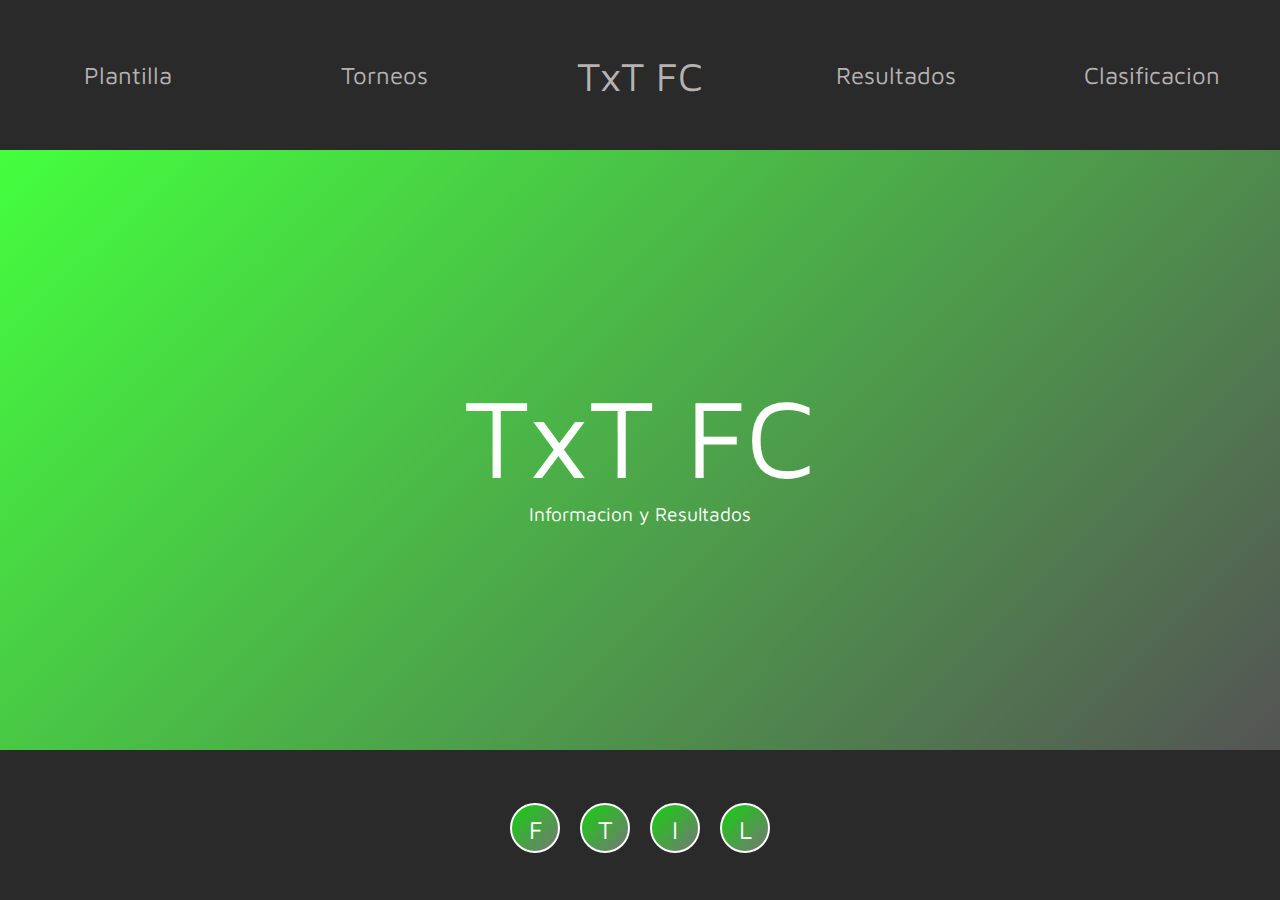
<file: index.html>
<!DOCTYPE html>
<html lang="es">
<head>
    <meta charset="UTF-8">
    <meta name="viewport" content="width=device-width, initial-scale=1">
    <title>Página Web</title>
    <link rel="stylesheet" href="indexCss.css">
    <link rel="preconnect" href="https://fonts.gstatic.com" crossorigin>
    <link href="https://fonts.googleapis.com/css2?family=Maven+Pro:wght@400..900&display=swap" rel="stylesheet">
</head>
<body>
    <div class="grid-container"> 

        <div class="header-container">
            <div class="header-content"><a href="webPlantilla.html">Plantilla</a></div>
            <div class="header-content"><a href="webTorneos.html">Torneos</a></div>
            <div class="header-content club">TxT FC</div>
            <div class="header-content"><a href="webResultados.html">Resultados</a></div>
            <div class="header-content"><a href="webClasificacion.html">Clasificacion</a></div>       
        </div>
        
        <div class="main-container">
             
                <div class="txt">TxT FC</div> 
                <div class="texto"> Informacion y Resultados</div>

        </div>
        

        <div class="footer-container">
            <ul>
                <li>
                    <a href="#">
                        <div class="icon">F</div>
                    </a>
                </li>
                <li>
                    <a href="#">
                        <div class="icon">T</div>
                    </a>
                </li>
                <li>
                    <a href="https://www.instagram.com/txtfc_oficial?igsh=NmNvaXIwbGV5ZWVx">
                        <div class="icon">I</div>
                    </a>
                </li>
                <li>
                    <a href="https://www.ligametropolitana.com/equipo.php?eq=3579&cat=3093&temp=2024">
                        <div class="icon">L</div>
                    </a>
                </li>
            </ul>
        </div>
        <script src="scriptGotas.js"></script>
        <script src="changeColor.js"></script>

    </div>
</body>
</html>
</file>
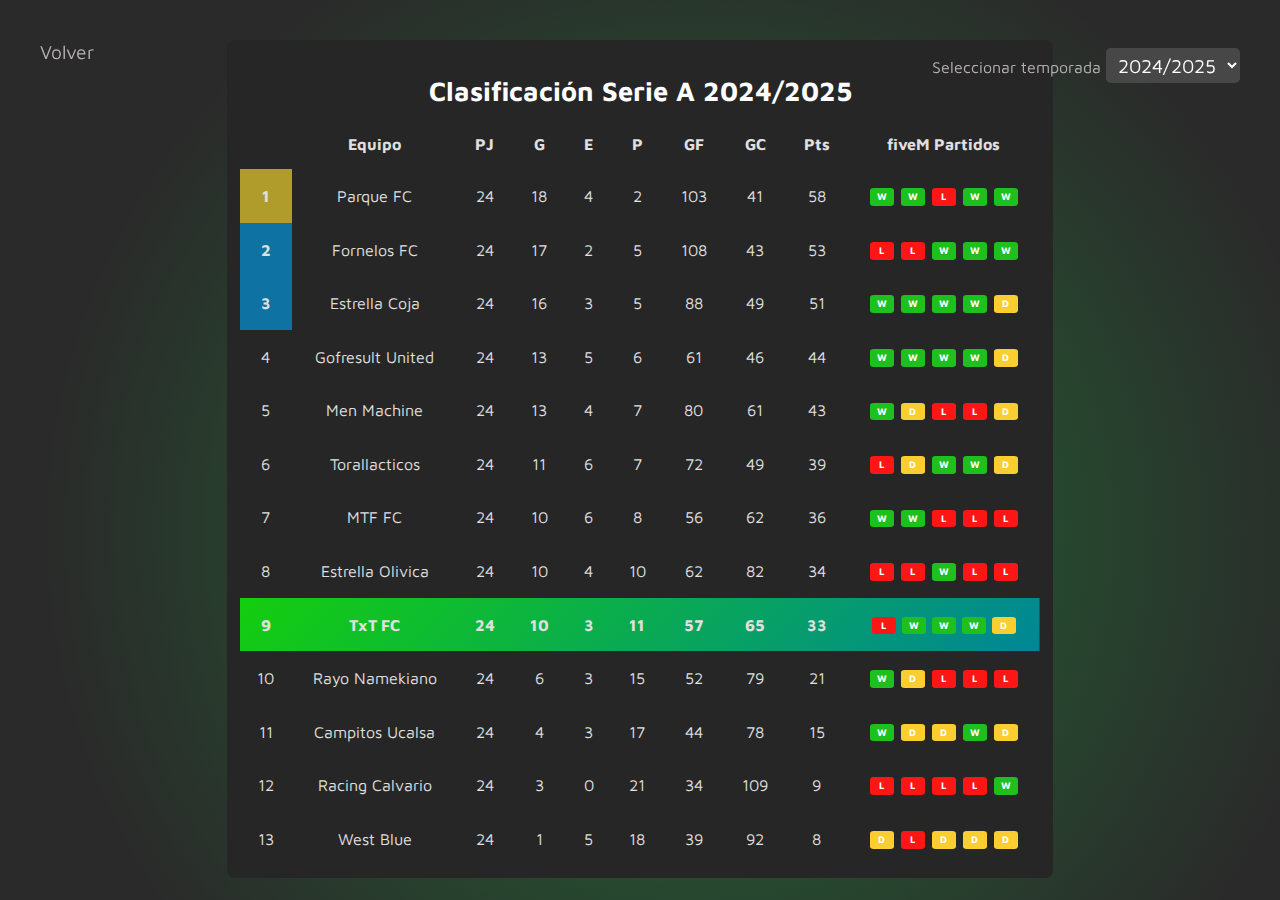
<file: clasificacion.html>
<!DOCTYPE html>
<html lang="en">
<head>
    <meta charset="UTF-8">
    <meta name="viewport" content="width=device-width, initial-scale=1.0, maximum-scale=1, user-scalable=no">
    <title>Clasificacion</title>
    <link rel="stylesheet" href="clasificacionStyle.css">
    <link href="https://fonts.googleapis.com/css2?family=Maven+Pro:wght@400..900&display=swap" rel="stylesheet">


</head>
<body>
    <div class="volver"><a href="index.html">Volver</a></div>
        <div class="selector-temporada">
            <label>Seleccionar temporada</label>
            <select id="season">
                <option value="2024-2025">2024/2025</option>
            </select>
        </div>
    <section class="container">
        <h2>Clasificación Serie A 2024/2025</h2>
        <div class="table">
            <table class="standings">
                <thead>
                    <tr>
                        <th></th>
                        <th>Equipo</th>
                        <th>PJ</th>
                        <th>G</th>
                        <th>E</th>
                        <th>P</th>
                        <th>GF</th>
                        <th>GC</th>
                        <th>Pts</th>
                        <th>fiveM Partidos</th>
                    </tr>
                </thea>
                <tbody>
                    <tr>
                    <td class="campeon">1</td>
                    <td> Parque FC</td>
                    <td>24</td>
                    <td>18</td>
                    <td>4</td>
                    <td>2</td>
                    <td>103</td>
                    <td>41</td>
                    <td>58</td>
                        <td>
                            <span class="result result-win">W</span>
                            <span class="result result-win">W</span>
                            <span class="result result-loss">L</span>
                            <span class="result result-win">W</span>
                            <span class="result result-win">W</span>
                        </td>
                    </tr>
                    <tr>
                    <td class="ascenso">2</td>
                    <td> Fornelos FC</td>
                    <td>24</td>
                    <td>17</td>
                    <td>2</td>
                    <td>5</td>
                    <td>108</td>
                    <td>43</td>
                    <td>53</td>
                        <td>
                            <span class="result result-loss">L</span>
                            <span class="result result-loss">L</span>
                            <span class="result result-win">W</span>
                            <span class="result result-win">W</span>
                            <span class="result result-win">W</span>
                        </td>
                    </tr>
                    <tr>
                    <td class="ascenso">3</td>
                    <td>Estrella Coja</td>
                    <td>24</td>
                    <td>16</td>
                    <td>3</td>
                    <td>5</td>
                    <td>88</td>
                    <td>49</td>
                    <td>51</td>
                        <td>
                            <span class="result result-win">W</span>
                            <span class="result result-win">W</span>
                            <span class="result result-win">W</span>
                            <span class="result result-win">W</span>
                            <span class="result result-draw">D</span>
                        </td>
                    </tr>
                    <tr>
                    <td>4</td>
                    <td>Gofresult United</td>
                    <td>24</td>
                    <td>13</td>
                    <td>5</td>
                    <td>6</td>
                    <td>61</td>
                    <td>46</td>
                    <td>44</td>
                        <td>
                            <span class="result result-win">W</span>
                            <span class="result result-win">W</span>
                            <span class="result result-win">W</span>
                            <span class="result result-win">W</span>
                            <span class="result result-draw">D</span>
                        </td>
                    </tr>
                    <tr>
                    <td>5</td>
                    <td>Men Machine</td>
                    <td>24</td>
                    <td>13</td>
                    <td>4</td>
                    <td>7</td>
                    <td>80</td>
                    <td>61</td>
                    <td>43</td>
                        <td>
                            <span class="result result-win">W</span>
                            <span class="result result-draw">D</span>
                            <span class="result result-loss">L</span>
                            <span class="result result-loss">L</span>
                            <span class="result result-draw">D</span>
                        </td>
                    </tr>
                    <tr>
                    <td>6</td>
                    <td>Torallacticos</td>
                    <td>24</td>
                    <td>11</td>
                    <td>6</td>
                    <td>7</td>
                    <td>72</td>
                    <td>49</td>
                    <td>39</td>
                        <td>
                            <span class="result result-loss">L</span>
                            <span class="result result-draw">D</span>
                            <span class="result result-win">W</span>
                            <span class="result result-win">W</span>
                            <span class="result result-draw">D</span>
                        </td>
                    </tr>
                    <tr>
                    <td>7</td>
                    <td>MTF FC</td>
                    <td>24</td>
                    <td>10</td>
                    <td>6</td>
                    <td>8</td>
                    <td>56</td>
                    <td>62</td>
                    <td>36</td>
                        <td>
                            <span class="result result-win">W</span>
                            <span class="result result-win">W</span>
                            <span class="result result-loss">L</span>
                            <span class="result result-loss">L</span>
                            <span class="result result-loss">L</span>
                        </td>
                    </tr>
                    <tr>
                    <td>8</td>
                    <td>Estrella Olivica</td>
                    <td>24</td>
                    <td>10</td>
                    <td>4</td>
                    <td>10</td>
                    <td>62</td>
                    <td>82</td>
                    <td>34</td>
                        <td>
                            <span class="result result-loss">L</span>
                            <span class="result result-loss">L</span>
                            <span class="result result-win">W</span>
                            <span class="result result-loss">L</span>
                            <span class="result result-loss">L</span>
                        </td>
                    </tr>
                    <tr class="txt">
                    <td>9</td>
                    <td>TxT FC</td>
                    <td>24</td>
                    <td>10</td>
                    <td>3</td>
                    <td>11</td>
                    <td>57</td>
                    <td>65</td>
                    <td>33</td>
                        <td>
                            <span class="result result-loss">L</span>
                            <span class="result result-win">W</span>
                            <span class="result result-win">W</span>
                            <span class="result result-win">W</span>
                            <span class="result result-draw">D</span>
                        </td>
                    </tr>
                    <tr>
                    <td>10</td>
                    <td>Rayo Namekiano</td>
                    <td>24</td>
                    <td>6</td>
                    <td>3</td>
                    <td>15</td>
                    <td>52</td>
                    <td>79</td>
                    <td>21</td>
                        <td>
                            <span class="result result-win">W</span>
                            <span class="result result-draw">D</span>
                            <span class="result result-loss">L</span>
                            <span class="result result-loss">L</span>
                            <span class="result result-loss">L</span>
                        </td>
                    </tr>
                    <tr>
                    <td>11</td>
                    <td>Campitos Ucalsa</td>
                    <td>24</td>
                    <td>4</td>
                    <td>3</td>
                    <td>17</td>
                    <td>44</td>
                    <td>78</td>
                    <td>15</td>
                        <td>
                            <span class="result result-win">W</span>
                            <span class="result result-draw">D</span>
                            <span class="result result-draw">D</span>
                            <span class="result result-win">W</span>
                            <span class="result result-draw">D</span>
                        </td>
                    </tr>
                    <tr>
                    <td>12</td>
                    <td>Racing Calvario</td>
                    <td>24</td>
                    <td>3</td>
                    <td>0</td>
                    <td>21</td>
                    <td>34</td>
                    <td>109</td>
                    <td>9</td>
                        <td>
                            <span class="result result-loss">L</span>
                            <span class="result result-loss">L</span>
                            <span class="result result-loss">L</span>
                            <span class="result result-loss">L</span>
                            <span class="result result-win">W</span>
                        </td>
                    </tr>
                    <tr>
                    <td>13</td>
                    <td>West Blue</td>
                    <td>24</td>
                    <td>1</td>
                    <td>5</td>
                    <td>18</td>
                    <td>39</td>
                    <td>92</td>
                    <td>8</td>
                        <td>
                            <span class="result result-draw">D</span>
                            <span class="result result-loss">L</span>
                            <span class="result result-draw">D</span>
                            <span class="result result-draw">D</span>
                            <span class="result result-draw">D</span>
                        </td>
                    </tr>
                </tbody>
            </table>
        </div>
    </section>
</body>
</html>
</file>
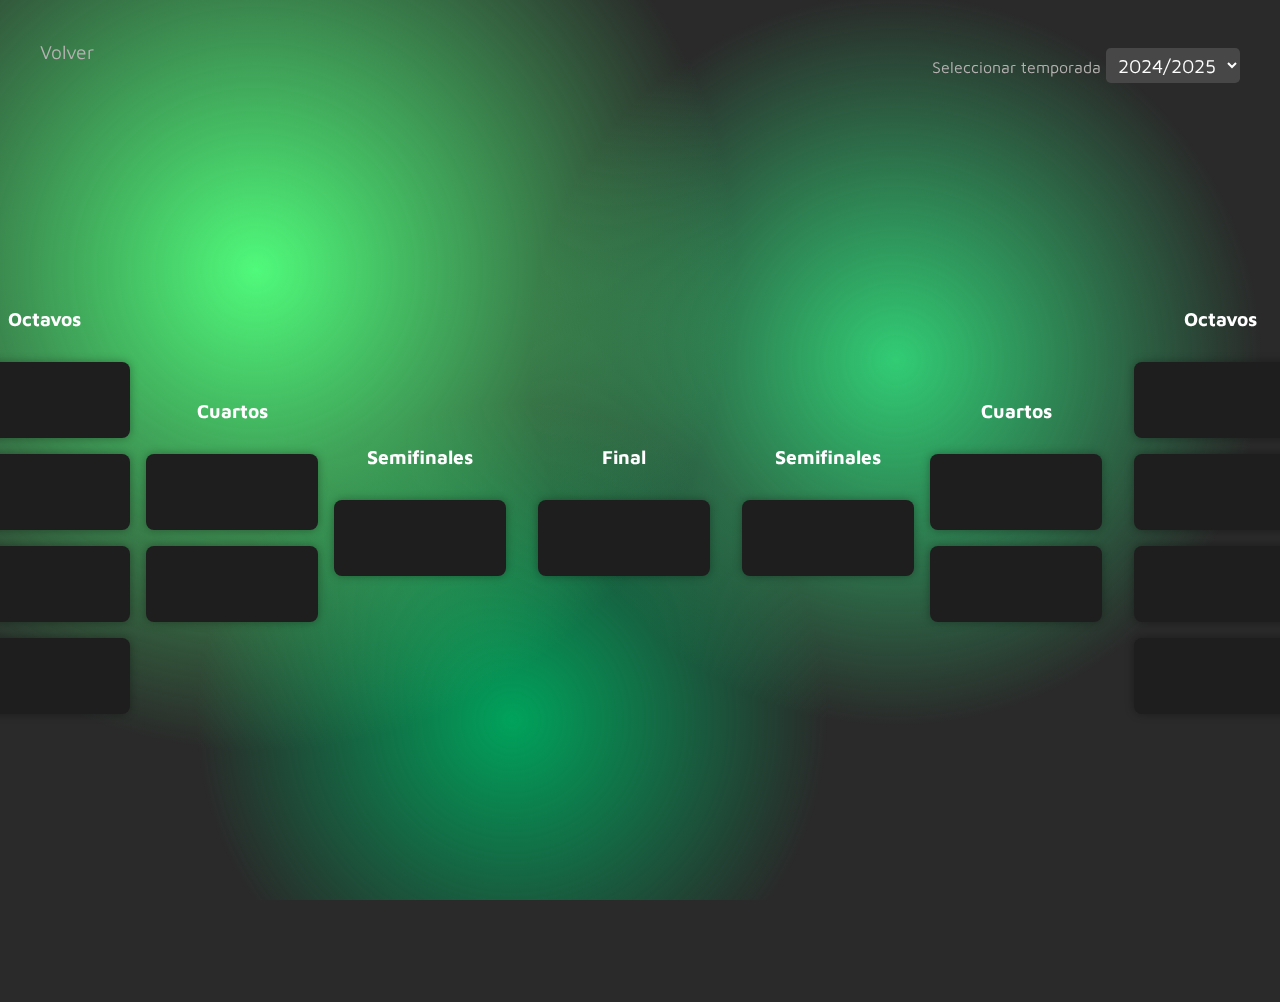
<file: copaLiga.html>
<!DOCTYPE html>
<html lang="es">
<head>
  <meta charset="UTF-8">
  <meta name="viewport" content="width=device-width, initial-scale=1.0">
  <title>Copa De La liga</title>
  <link rel="stylesheet" href="copaLigaStyle.css">
  <link href="https://fonts.googleapis.com/css2?family=Maven+Pro:wght@400..900&display=swap" rel="stylesheet">


</head>
<body>
      <div class="fondo-animado"></div>

    <div class="volver"><a href="torneos.html">Volver</a></div>
        <div class="selector-temporada">
            <label for="season-select" >Seleccionar temporada</label>
            <select>
                <option value="2024-2025" selected>2024/2025</option>
            </select>
        </div>
        
  <div class="bracket">
  <div class="side">
    <div class="round">
      <h3>Tercera Ronda</h3>   
      <div class="matchup"><div> </div><div> </div></div>
      <div class="matchup"><div> </div><div> </div></div>
      <div class="matchup"><div> </div><div> </div></div>
      <div class="matchup"><div> </div><div> </div></div>
      <div class="matchup"><div> </div><div> </div></div>
      <div class="matchup"><div> </div><div> </div></div>
      <div class="matchup"><div> </div><div> </div></div>
      <div class="matchup"><div> </div><div> </div></div>
    </div>
    <div class="round">
      <h3>Octavos</h3> 
      <div class="matchup"><div> </div><div> </div></div>
      <div class="matchup"><div> </div><div> </div></div>
      <div class="matchup"><div> </div><div> </div></div>
      <div class="matchup"><div> </div><div> </div></div>
    </div>
    <div class="round">
      <h3>Cuartos</h3> 
      <div class="matchup"><div> </div><div> </div></div>
      <div class="matchup"><div> </div><div> </div></div>
    </div>
    <div class="round">
      <h3>Semifinales</h3> 
      <div class="matchup"><div> </div><div> </div></div>
    </div>
  </div>

  <div class="round">
    <h3>Final</h3>
    <div class="round"><div class="matchup"><div></div><div></div></div></div>
  </div>

  <div class="side">
    
   <div class="round">
      <h3>Semifinales</h3>
      <div class="matchup"><div></div><div></div></div>
    </div>
    <div class="round">
        <h3>Cuartos</h3>
      <div class="matchup"><div> </div><div> </div></div>
      <div class="matchup"><div> </div><div> </div></div>
    </div>
  </div>
   <div class="round">
    <h3>Octavos</h3>
      <div class="matchup"><div> </div><div> </div></div>
      <div class="matchup"><div> </div><div> </div></div>
      <div class="matchup"><div> </div><div> </div></div>
      <div class="matchup"><div> </div><div> </div></div>
    </div>
  <div class="round">
    <h3>Tercera Ronda</h3>
      <div class="matchup"><div> </div><div> </div></div>
      <div class="matchup"><div> </div><div> </div></div>
      <div class="matchup"><div> </div><div> </div></div>
      <div class="matchup"><div> </div><div> </div></div>
      <div class="matchup"><div> </div><div> </div></div>
      <div class="matchup"><div> </div><div> </div></div>
      <div class="matchup"><div> </div><div> </div></div>
      <div class="matchup"><div> </div><div> </div></div>
    </div>
</div>

</body>
</html>
</file>
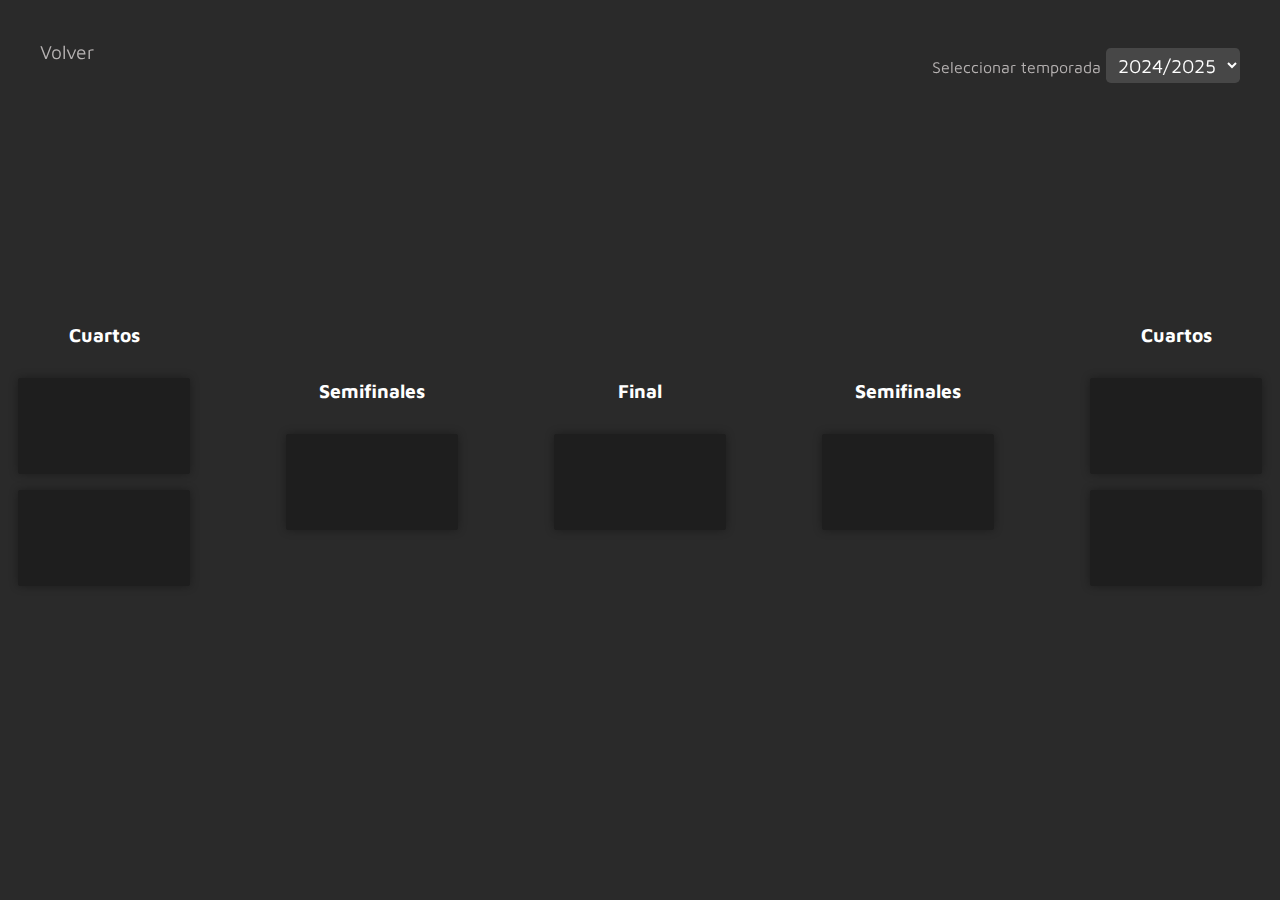
<file: copaPalancas.html>
<!DOCTYPE html>
<html lang="es">
<head>
  <meta charset="UTF-8">
  <meta name="viewport" content="width=device-width, initial-scale=1.0">
  <title>Copa De La liga</title>
  <link rel="stylesheet" href="copaPalancasStyle.css">
  <link href="https://fonts.googleapis.com/css2?family=Maven+Pro:wght@400..900&display=swap" rel="stylesheet">


</head>
<body>
      <div class="fondo-animado"></div>

    <div class="volver"><a href="torneos.html">Volver</a></div>
        <div class="selector-temporada">
            <label for="season-select" >Seleccionar temporada</label>
            <select>
                <option value="2024-2025" selected>2024/2025</option>
            </select>
        </div>
        
  <div class="bracket">
  <div class="side">
    <div class="round">
      <h3>Octavos</h3> 
      <div class="matchup"><div>  </div><div> </div></div>
      <div class="matchup"><div>  </div><div>  </div></div>
      <div class="matchup"><div>  </div><div>  </div></div>
      <div class="matchup"><div>  </div><div>  </div></div>
    </div>
    <div class="round">
      <h3>Cuartos</h3> 
      <div class="matchup"><div></div><div></div></div>
      <div class="matchup"><div></div><div></div></div>
    </div>
    <div class="round">
      <h3>Semifinales</h3> 
      <div class="matchup"><div> </div><div> </div></div>
    </div>
  </div>

  <div class="round">
    <h3>Final</h3>
    <div class="round"><div class="matchup"><div> </div><div> </div></div></div>
  </div>

  <div class="side">
    
   <div class="round">
      <h3>Semifinales</h3>
      <div class="matchup"><div> </div><div> </div></div>
    </div>
    <div class="round">
        <h3>Cuartos</h3>
      <div class="matchup"><div></div><div></div></div>
      <div class="matchup"><div></div><div></div></div>
    </div>
  </div>
   <div class="round">
    <h3>Octavos</h3>
      <div class="matchup"><div>  </div><div> </div></div>
      <div class="matchup"><div> </div><div> </div></div>
      <div class="matchup"><div> </div><div> </div></div>
      <div class="matchup"><div> </div><div> </div></div>
    </div>
</div>

</body>
</html>
</file>
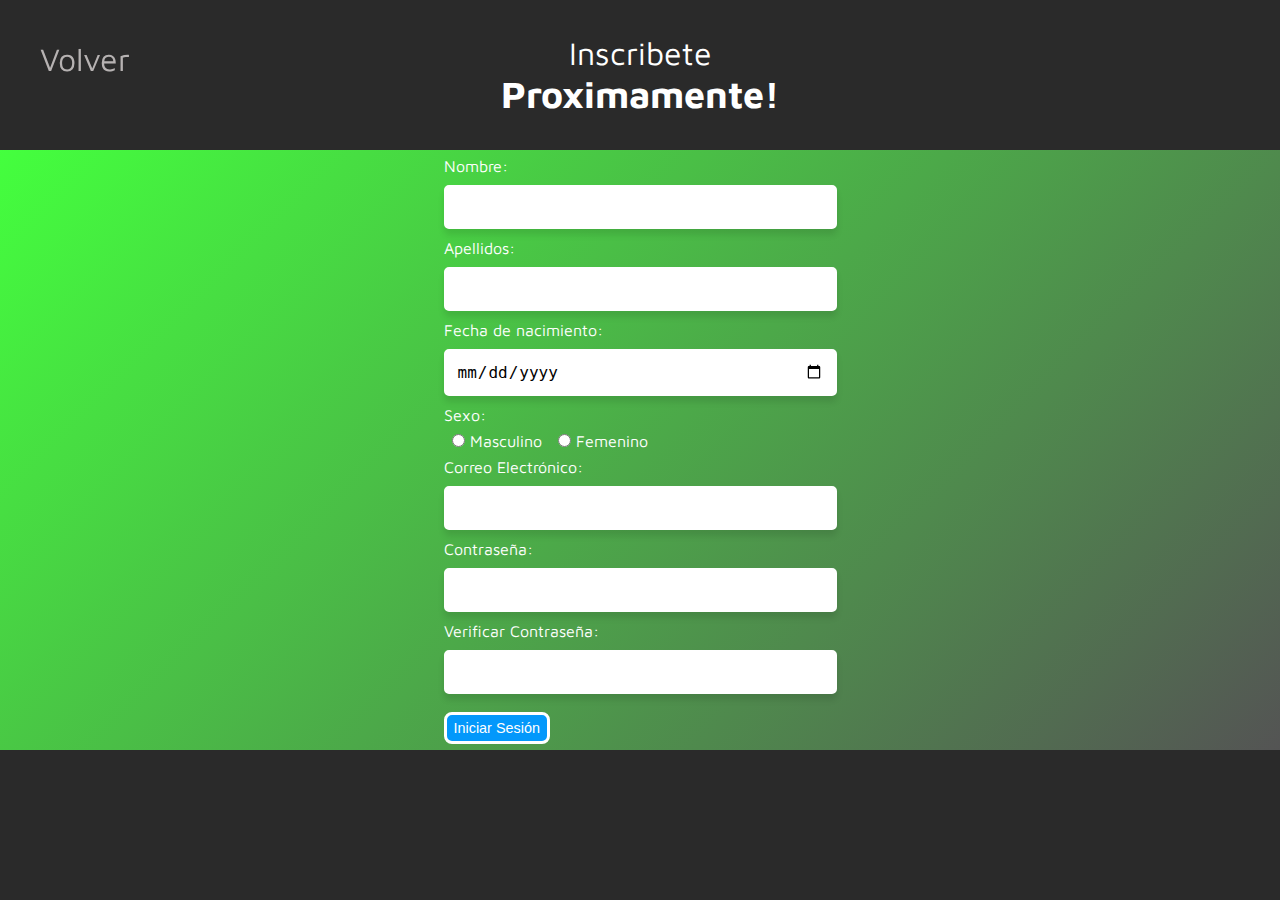
<file: login.html>
<!DOCTYPE html>
<html lang="es">
<head>
    <meta charset="UTF-8">
    <meta name="viewport" content="width=device-width, initial-scale=1, maximum-scale=1, user-scalable=no">
    <title>Iniciar Sesión</title>
    <link rel="stylesheet" href="loginStyle.css">
    <link rel="preconnect" href="https://fonts.googleapis.com">
    <link rel="preconnect" href="https://fonts.gstatic.com" crossorigin>
    <link href="https://fonts.googleapis.com/css2?family=Maven+Pro:wght@400..900&display=swap" rel="stylesheet">
</head>
<body>

    <div class="grid-container"> 

        <div class="header-container">

            <div class="header-content">
                <div><a href="index.html">Volver</a></div>
                <div>Inscribete</div>
                <h3>Proximamente!</h3>

            </div>
        </div>
        
        <div class="main-container">
            <div class="main-content">
                <form action="" method="POST">
                    <div>
                        <label for="nombre">Nombre:</label>
                        <input type="text" id="nombre" name="nombre" required>
                    </div>
                    <div>
                        <label for="apellidos">Apellidos:</label>
                        <input type="text" id="apellidos" name="apellidos" required>
                    </div>
                    <div>
                        <label for="fecha">Fecha de nacimiento:</label>
                        <input type="date" id="fecha" name="fecha" required>
                    </div>
                    <div>
                        <label for="sexo">Sexo:</label>
                        <div class="picklist-container">
                            <label>
                                <input type="radio" name="sexo" value="masculino"> Masculino
                            </label>
                            <label>
                                <input type="radio" name="sexo" value="femenino"> Femenino
                            </label>
                        </div>
                    </div>
                    <div>
                        <label for="email">Correo Electrónico:</label>
                        <input type="email" id="email" name="email" required>
                    </div>
                    <div>
                        <label for="password">Contraseña:</label>
                        <input type="password" id="password" name="password" required>
                    </div>
                    <div>
                        <label for="password">Verificar Contraseña:</label>
                        <input type="password" id="verificaPassword" name="verificaPassword" required>
                    </div>
                    <button class="boton" type="submit">Iniciar Sesión</button>
                </form>
            </div>
        </div>
        <div class="footer-container"></div> 
        <script src="scriptGotas.js"></script>
    </div>
</body>
</html>
</file>
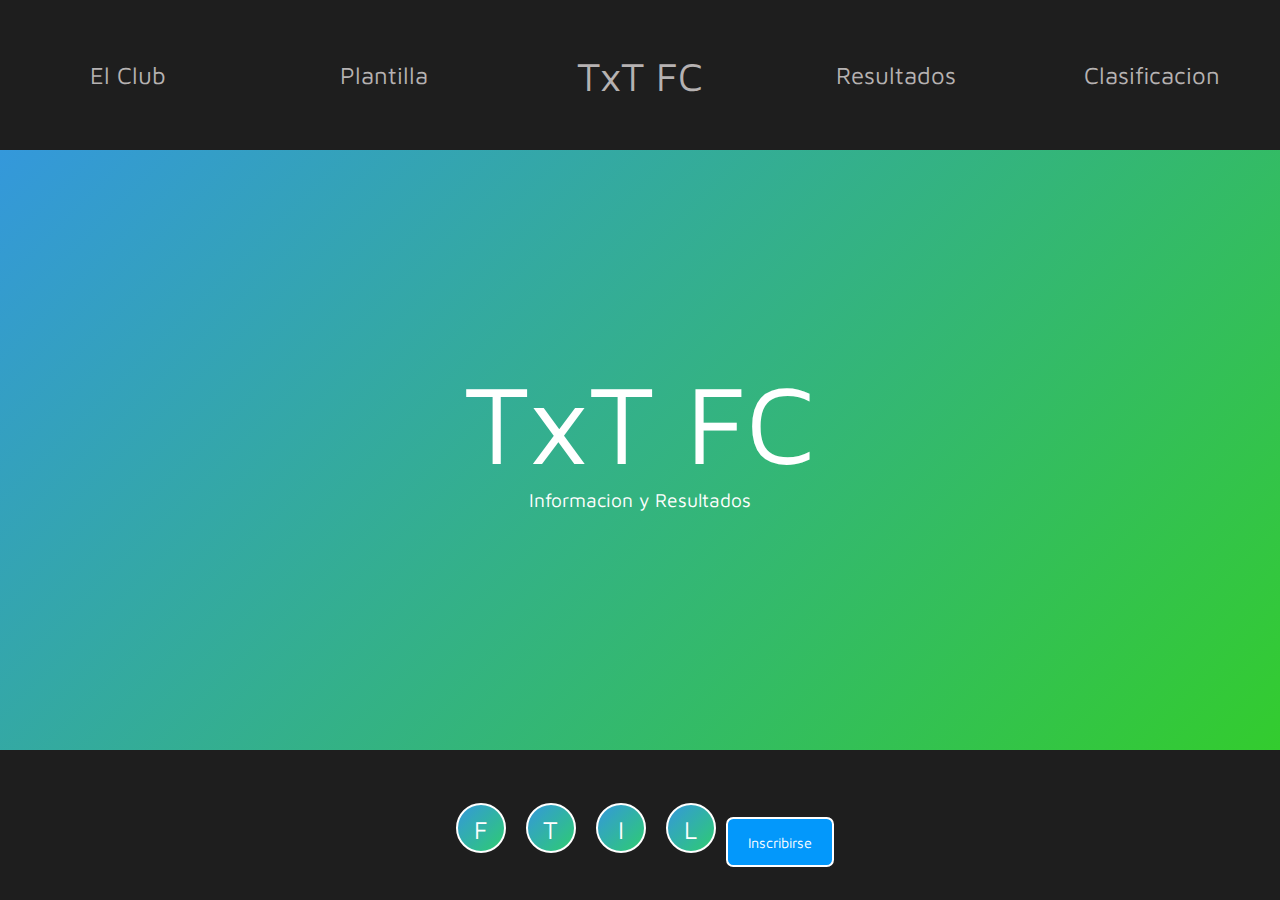
<file: mainPage.html>
<!DOCTYPE html>
<html lang="es">
<head>
    <meta charset="UTF-8">
    <meta name="viewport" content="width=device-width, initial-scale=1">
    <title>Página Web</title>
    <link rel="stylesheet" href="mainPageCss.css">
    <link rel="preconnect" href="https://fonts.gstatic.com" crossorigin>
    <link href="https://fonts.googleapis.com/css2?family=Maven+Pro:wght@400..900&display=swap" rel="stylesheet">
</head>
<body>
    <div class="grid-container"> 

        <div class="header-container">
    
            <div class="header-content"><a href="webEquipaciones.html">El Club</a></div>
            <div class="header-content"><a href="webPlantilla.html">Plantilla</a></div>
            <div class="header-content caspint">TxT FC</div>
            <div class="header-content"><a href="webResultados.html">Resultados</a></div>
            <div class="header-content"><a href="webClasificacion.html">Clasificacion</a></div>       
        </div>
        
        <div class="main-container">
             
                <div class="proximamente">TxT FC</div> 
                <div class="Texto"> Informacion y Resultados</div>

        </div>
        

        <div class="footer-container">
            <ul>
                <li>
                    <a href="#">
                        <div class="icon">F</div>
                    </a>
                </li>
                <li>
                    <a href="#">
                        <div class="icon">T</div>
                    </a>
                </li>
                <li>
                    <a href="https://www.instagram.com/txtfc_oficial?igsh=NmNvaXIwbGV5ZWVx">
                        <div class="icon">I</div>
                    </a>
                </li>
                <li>
                    <a href="https://www.ligametropolitana.com/equipo.php?eq=3579&cat=3093&temp=2024">
                        <div class="icon">L</div>
                    </a>
                </li>
                <div>
                    <a href="login.html" class="boton">Inscribirse</a>
                </div>
            </ul>


        </div>
        
        
        <script src="scriptGotas.js"></script>
        <script src="changeColor.js"></script>

    </div>
</body>
</html>
</file>
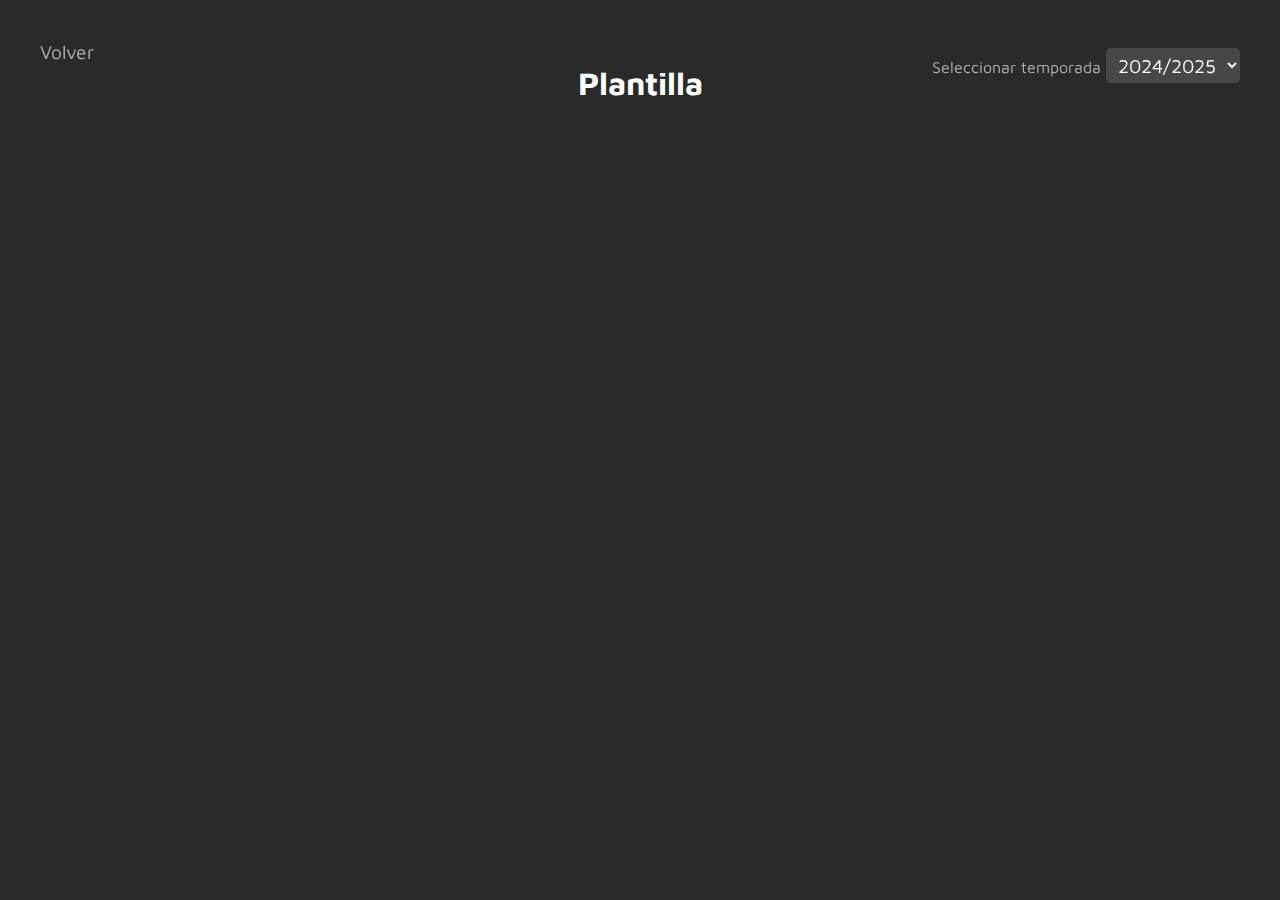
<file: plantilla.html>
<!DOCTYPE html>
<html lang="es">
    <head>
        <meta charset ="UTF-8">
        <meta name="viewport" content="width=device-width, initial-scale=1, maximum-scale=1, user-scalable=no">
    <title>Plantilla</title>
    <link rel="stylesheet" href="plantillaStyle.css">
    <link rel="preconnect" href="https://fonts.gstatic.com" crossorigin>
    <link href="https://fonts.googleapis.com/css2?family=Maven+Pro:wght@400..900&display=swap" rel="stylesheet">
    </head>
    <body>
                <div class="volver"><a href="index.html">Volver</a></div>
                <div class="selector-temporada">
                    <label>Seleccionar temporada</label>
                    <select id="season">
                        <option value="2024-2025">2024/2025</option>
                    </select>
                </div>
                <h1>Plantilla</h1>

    <div class="plantilla">

        <section class="posicion">
            <h3>Porteros</h3>
            <div class="jugadores">
                <div class="jugador" onclick="mostrarEstadisticas('Alexis')">
                    <p class="nombre">Alexis</p>
                    <p class="dorsal">1</p>
            </div>
            </div>
        </section>
        <section class="posicion">
            <h3>Defensas</h3>
            <div class="jugadores">
                <div class="jugador" onclick="mostrarEstadisticas('LuisK')">
                    <p class="nombre">LuisK</p>
                    <p class="dorsal">5</p>
                </div>
                <div class="jugador" onclick="mostrarEstadisticas('Alvaro')">
                    <p class="nombre">Alvaro</p>
                    <p class="dorsal">9</p>
                </div>
                <div class="jugador" onclick="mostrarEstadisticas('Isma')">
                    <p class="nombre">Isma</p>
                    <p class="dorsal">14</p>
                </div>
            </div>
        </section>

        <section class="posicion">
            <h3>Centrocampistas</h3>
            <div class="jugadores">
                <div class="jugador" onclick="mostrarEstadisticas('Masuel')">
                    <p class="nombre">Masuel</p>
                    <p class="dorsal">4</p>
                </div>
                <div class="jugador" onclick="mostrarEstadisticas('Suizo')">
                    <p class="nombre">Suizo</p>
                    <p class="dorsal">6</p>
                </div>
                <div class="jugador" onclick="mostrarEstadisticas('Andres')">
                    <p class="nombre">Andres</p>
                    <p class="dorsal">8</p>
                </div>
                <div class="jugador" onclick="mostrarEstadisticas('Pacios')">
                    <p class="nombre">Pacios</p>
                    <p class="dorsal">10</p> 
                </div>
                <div class="jugador" onclick="mostrarEstadisticas('Davila')">
                    <p class="nombre">Davila</p>
                    <p class="dorsal">11</p>   
                </div>
                <div class="jugador" onclick="mostrarEstadisticas('Kike')">
                    <p class="nombre">Kike</p>
                    <p class="dorsal">21</p>   
                </div>
            </div>
        </section>
        <section class="posicion">
            <h3>Delanteros</h3>
            <div class="jugadores">
                <div class="jugador" onclick="mostrarEstadisticas('Ivan')">
                    <p class="nombre">Ivan</p>
                    <p class="dorsal">2</p>
                </div>
                <div class="jugador" onclick="mostrarEstadisticas('Leci')">
                    <p class="nombre">Leci</p>
                    <p class="dorsal">7</p>
                </div>
                <div class="jugador" onclick="mostrarEstadisticas('Tommy')">
                    <p class="nombre">Tommy</p>
                    <p class="dorsal">19</p>
                </div>
            </div>
        </section>
    </div>

    <div class="panel-estadisticas" id="panelEstadisticas">
        <div id="contenidoEstadisticas"></div>
    </div>

    

    <script src="estadisticas.js"></script>

    </body>
</html>
</file>
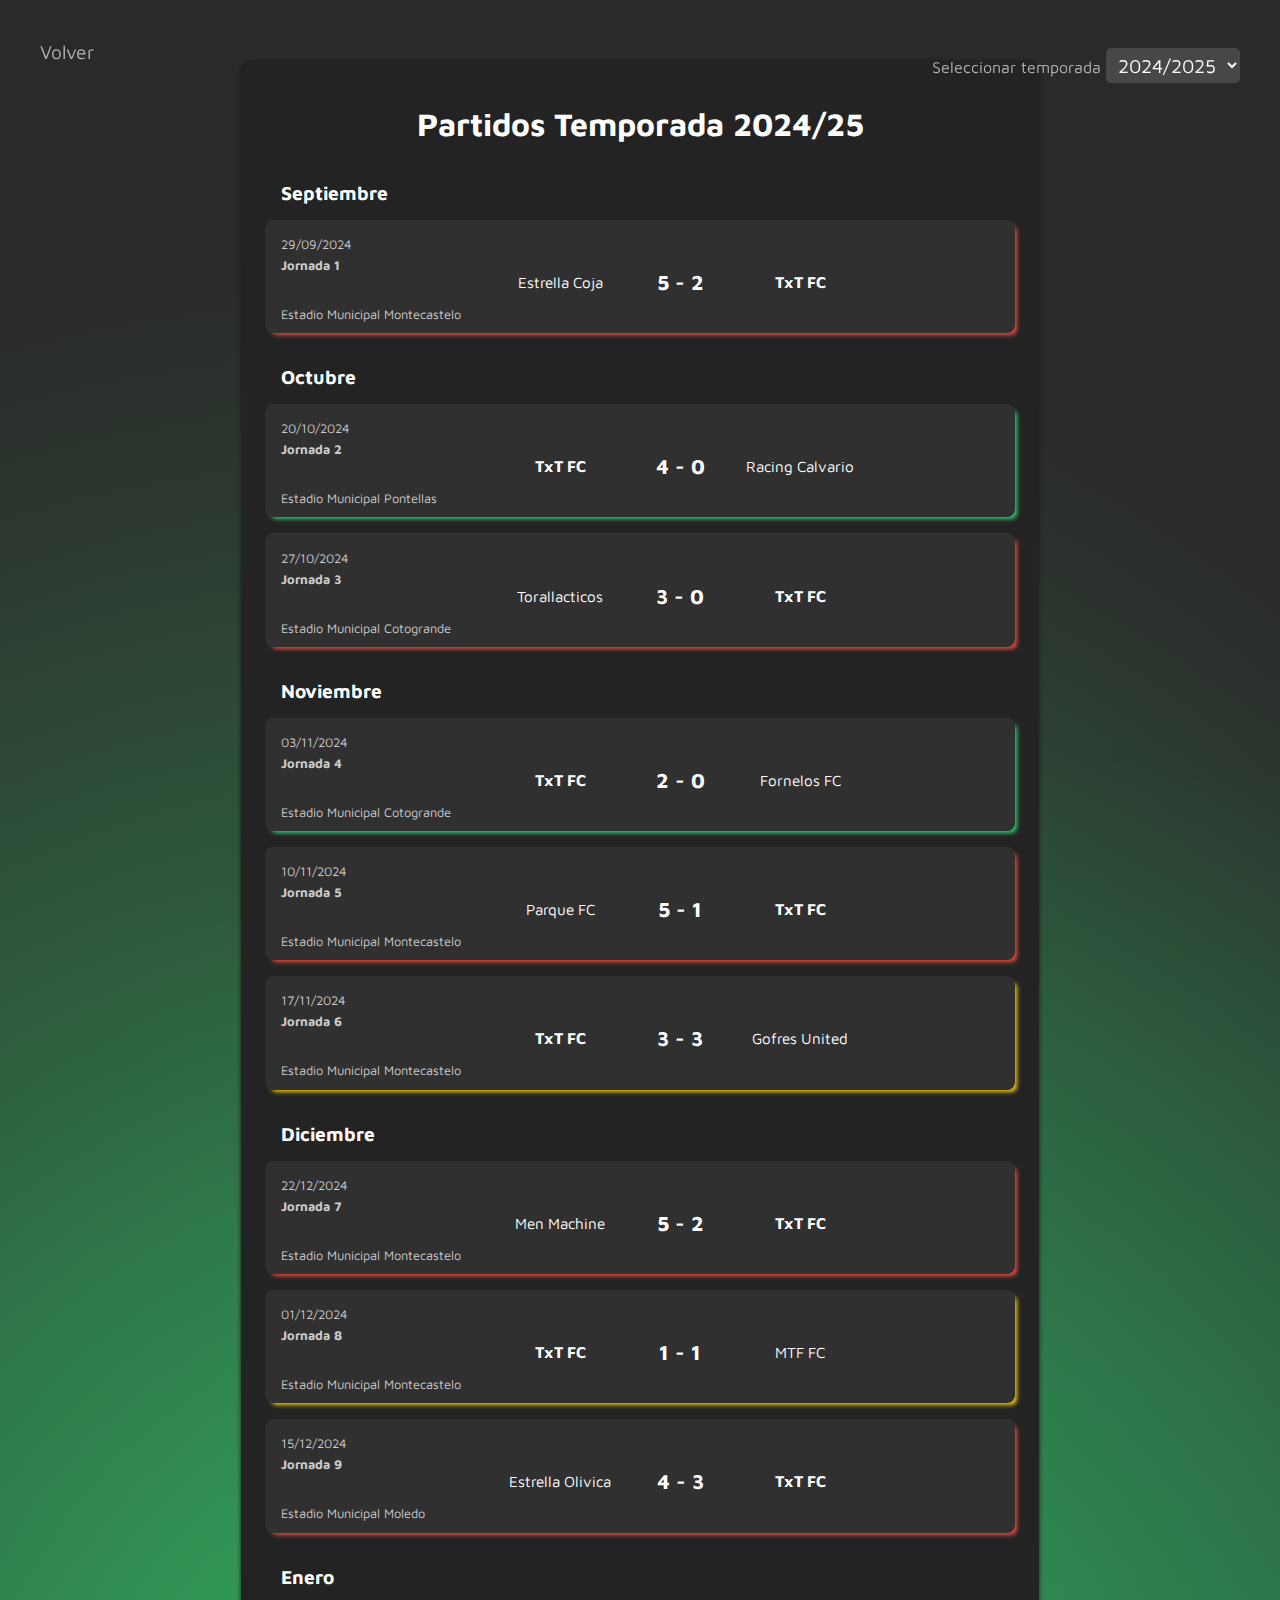
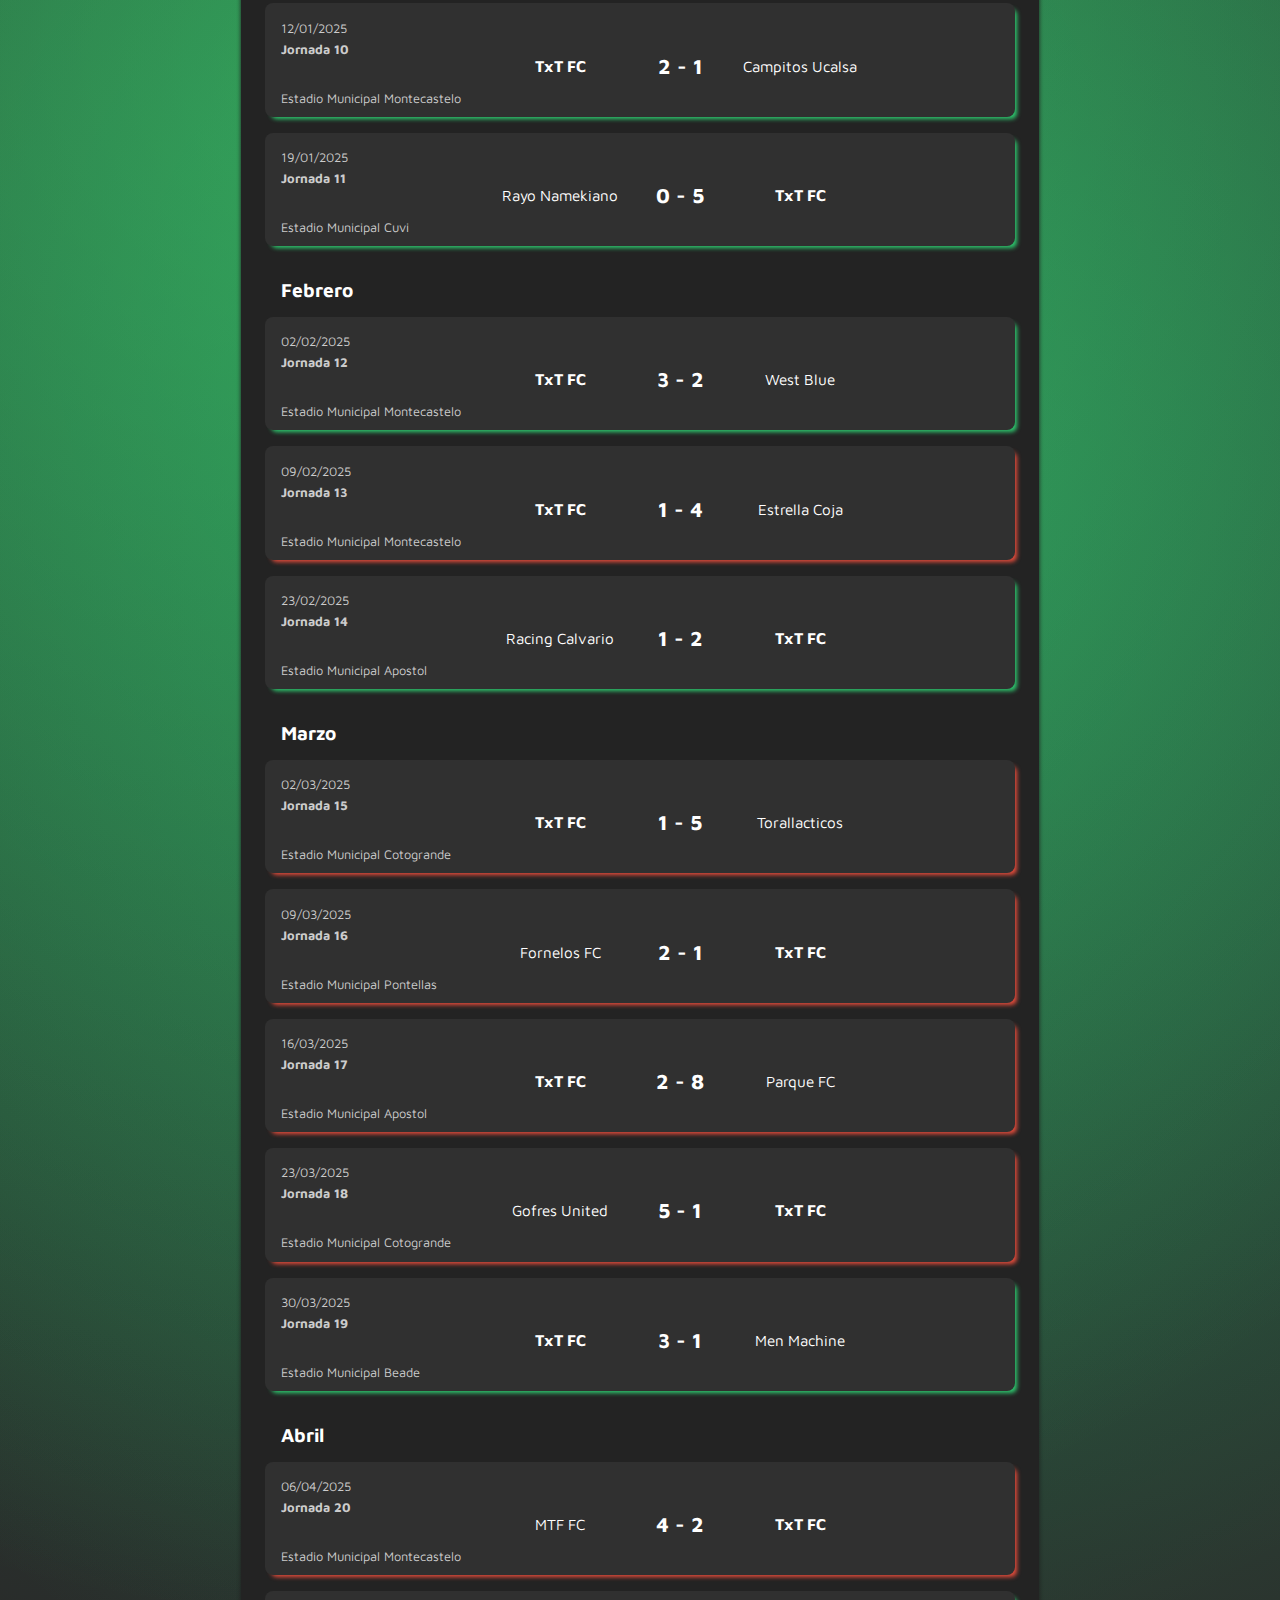
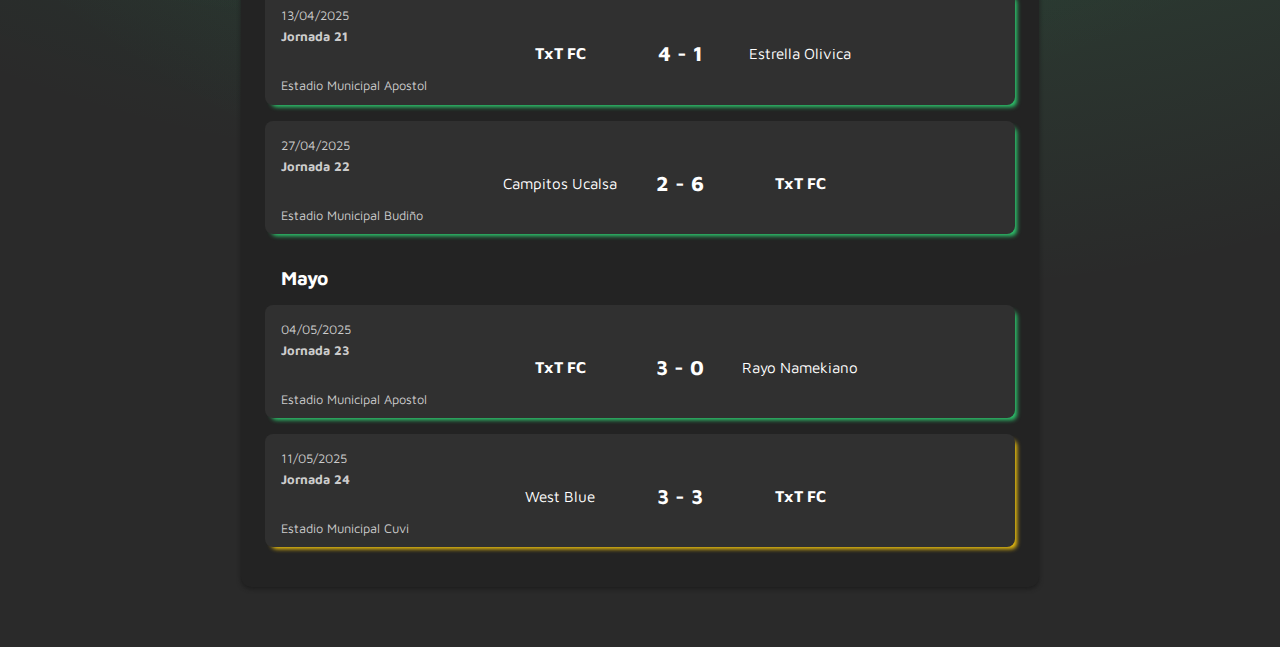
<file: resultados.html>
<!DOCTYPE html>
<html lang="en">
<head>
    <meta charset="UTF-8">
    <meta name="viewport" content="width=device-width, initial-scale=1.0, maximum-scale=1, user-scalable=no">
    <title>Resultados</title>
    <link rel="stylesheet" href="resultadosStyle.css">
    <link href="https://fonts.googleapis.com/css2?family=Maven+Pro:wght@400..900&display=swap" rel="stylesheet">


</head>
    <body>
        <div class="volver"><a href="index.html">Volver</a></div>
                <div class="selector-temporada">
                    <label>Seleccionar temporada</label>
                    <select id="season">
                        <option value="2024-2025">2024/2025</option>
                    </select>
                </div>
        <section class="partidos">
            <h1>Partidos Temporada 2024/25</h1>
               <div class="meses">
                    <h2>Septiembre</h2>
                    <div class="partido perdido">
                            <div class="fecha">29/09/2024</div>
                            <div class="jornada">Jornada 1</div>
                            <div class="equipos">
                                <span class="equipo-local">Estrella Coja</span>
                                <span class="resultado">5 - 2</span>
                                <span class="equipo-visitante txt">TxT FC</span>
                            </div>
                        <div class="estadio">Estadio Municipal Montecastelo</div>
                    </div>
                </div>
                <div class="meses">
                    <h2>Octubre</h2>  
                    <div class="partido ganado">
                            <div class="fecha">20/10/2024</div>
                            <div class="jornada">Jornada 2</div>
                            <div class="equipos">
                                <span class="equipo-local txt">TxT FC</span>
                                <span class="resultado">4 - 0</span>
                                <span class="equipo-visitante">Racing Calvario</span>
                            </div>
                        <div class="estadio">Estadio Municipal Pontellas</div>
                    </div>
                    <div class="partido perdido">
                            <div class="fecha">27/10/2024</div>
                            <div class="jornada">Jornada 3</div>
                            <div class="equipos">
                                <span class="equipo-local">Torallacticos</span>
                                <span class="resultado">3 - 0</span>
                                <span class="equipo-visitante txt">TxT FC</span>
                            </div>
                        <div class="estadio">Estadio Municipal Cotogrande</div>
                    </div>
                </div>
                <div class="meses">
                    <h2>Noviembre</h2>
                    <div class="partido ganado">
                            <div class="fecha">03/11/2024</div>
                            <div class="jornada">Jornada 4</div>
                            <div class="equipos">
                                <span class="equipo-local txt">TxT FC</span>
                                <span class="resultado">2 - 0</span>
                                <span class="equipo-visitante">Fornelos FC</span>
                            </div>
                        <div class="estadio">Estadio Municipal Cotogrande</div>
                    </div>
                    <div class="partido perdido">
                            <div class="fecha">10/11/2024</div>
                            <div class="jornada">Jornada 5</div>
                            <div class="equipos">
                                <span class="equipo-local">Parque FC</span>
                                <span class="resultado">5 - 1</span>
                                <span class="equipo-visitante txt">TxT FC</span>
                            </div>
                        <div class="estadio">Estadio Municipal Montecastelo</div>
                    </div>
                    <div class="partido empatado">
                            <div class="fecha">17/11/2024</div>
                            <div class="jornada">Jornada 6</div>
                            <div class="equipos">
                                <span class="equipo-local txt">TxT FC</span>
                                <span class="resultado">3 - 3</span>
                                <span class="equipo-visitante">Gofres United</span>
                            </div>
                        <div class="estadio">Estadio Municipal Montecastelo</div>
                    </div>
                </div>
                <div class="meses">
                    <h2>Diciembre</h2>
                    <div class="partido perdido">
                            <div class="fecha">22/12/2024</div>
                            <div class="jornada">Jornada 7</div>
                            <div class="equipos">
                                <span class="equipo-local">Men Machine</span>
                                <span class="resultado">5 - 2</span>
                                <span class="equipo-visitante txt">TxT FC</span>
                            </div>
                        <div class="estadio">Estadio Municipal Montecastelo</div>
                    </div>
                    <div class="partido empatado">
                            <div class="fecha">01/12/2024</div>
                            <div class="jornada">Jornada 8</div>
                            <div class="equipos">
                                <span class="equipo-local txt">TxT FC</span>
                                <span class="resultado">1 - 1</span>
                                <span class="equipo-visitante">MTF FC</span>
                            </div>
                        <div class="estadio">Estadio Municipal Montecastelo</div>
                    </div>
                    <div class="partido perdido">
                            <div class="fecha">15/12/2024</div>
                            <div class="jornada">Jornada 9</div>
                            <div class="equipos">
                                <span class="equipo-local">Estrella Olivica</span>
                                <span class="resultado">4 - 3</span>
                                <span class="equipo-visitante txt">TxT FC</span>
                            </div>
                        <div class="estadio">Estadio Municipal Moledo</div>
                    </div>
                </div>
                <div class="meses">
                    <h2>Enero</h2>
                    <div class="partido ganado">
                            <div class="fecha">12/01/2025</div>
                            <div class="jornada">Jornada 10</div>
                            <div class="equipos">
                                <span class="equipo-local txt">TxT FC</span>
                                <span class="resultado">2 - 1</span>
                                <span class="equipo-visitante">Campitos Ucalsa</span>
                            </div>
                        <div class="estadio">Estadio Municipal Montecastelo</div>
                    </div>
                    <div class="partido ganado">
                            <div class="fecha">19/01/2025</div>
                            <div class="jornada">Jornada 11</div>
                            <div class="equipos">
                                <span class="equipo-local">Rayo Namekiano</span>
                                <span class="resultado">0 - 5</span>
                                <span class="equipo-visitante txt">TxT FC</span>
                            </div>
                        <div class="estadio">Estadio Municipal Cuvi</div>
                    </div>
                </div>
                <div class="meses">
                    <h2>Febrero</h2>
                    <div class="partido ganado">
                            <div class="fecha">02/02/2025</div>
                            <div class="jornada">Jornada 12</div>
                            <div class="equipos">
                                <span class="equipo-local txt">TxT FC</span>
                                <span class="resultado">3 - 2</span>
                                <span class="equipo-visitante">West Blue</span>
                            </div>
                        <div class="estadio">Estadio Municipal Montecastelo</div>
                    </div>
                    <div class="partido perdido">
                            <div class="fecha">09/02/2025</div>
                            <div class="jornada">Jornada 13</div>
                            <div class="equipos">
                                <span class="equipo-local txt">TxT FC</span>
                                <span class="resultado">1 - 4</span>
                                <span class="equipo-visitante">Estrella Coja</span>
                            </div>
                        <div class="estadio">Estadio Municipal Montecastelo</div>
                    </div>
                    <div class="partido ganado">
                            <div class="fecha">23/02/2025</div>
                            <div class="jornada">Jornada 14</div>
                            <div class="equipos">
                                <span class="equipo-local">Racing Calvario</span>
                                <span class="resultado">1 - 2</span>
                                <span class="equipo-visitante txt">TxT FC</span>
                            </div>
                        <div class="estadio">Estadio Municipal Apostol</div>
                    </div>
                </div>
                <div class="meses">
                    <h2>Marzo</h2>
                    <div class="partido perdido">
                            <div class="fecha">02/03/2025</div>
                            <div class="jornada">Jornada 15</div>
                            <div class="equipos">
                                <span class="equipo-local txt">TxT FC</span>
                                <span class="resultado">1 - 5</span>
                                <span class="equipo-visitante">Torallacticos</span>
                            </div>
                        <div class="estadio">Estadio Municipal Cotogrande</div>
                    </div>
                    <div class="partido perdido">
                            <div class="fecha">09/03/2025</div>
                            <div class="jornada">Jornada 16</div>
                            <div class="equipos">
                                <span class="equipo-local">Fornelos FC</span>
                                <span class="resultado">2 - 1</span>
                                <span class="equipo-visitante txt">TxT FC</span>
                            </div>
                        <div class="estadio">Estadio Municipal Pontellas</div>
                    </div>
                    <div class="partido perdido">
                            <div class="fecha">16/03/2025</div>
                            <div class="jornada">Jornada 17</div>
                            <div class="equipos">
                                <span class="equipo-local txt">TxT FC</span>
                                <span class="resultado">2 - 8</span>
                                <span class="equipo-visitante">Parque FC</span>
                            </div>
                        <div class="estadio">Estadio Municipal Apostol</div>
                    </div>
                    <div class="partido perdido">
                            <div class="fecha">23/03/2025</div>
                            <div class="jornada">Jornada 18</div>
                            <div class="equipos">
                                <span class="equipo-local">Gofres United</span>
                                <span class="resultado">5 - 1</span>
                                <span class="equipo-visitante txt">TxT FC</span>
                            </div>
                        <div class="estadio">Estadio Municipal Cotogrande</div>
                    </div>
                    <div class="partido ganado">
                            <div class="fecha">30/03/2025</div>
                            <div class="jornada">Jornada 19</div>
                            <div class="equipos">
                                <span class="equipo-local txt">TxT FC</span>
                                <span class="resultado">3 - 1</span>
                                <span class="equipo-visitante">Men Machine</span>
                            </div>
                        <div class="estadio">Estadio Municipal Beade</div>
                    </div>
                </div>
                <div class="meses">
                    <h2>Abril</h2>
                    <div class="partido perdido">
                            <div class="fecha">06/04/2025</div>
                            <div class="jornada">Jornada 20</div>
                            <div class="equipos">
                                <span class="equipo-local">MTF FC</span>
                                <span class="resultado">4 - 2</span>
                                <span class="equipo-visitante txt">TxT FC</span>
                            </div>
                        <div class="estadio">Estadio Municipal Montecastelo</div>
                    </div>
                    <div class="partido ganado">
                            <div class="fecha">13/04/2025</div>
                            <div class="jornada">Jornada 21</div>
                            <div class="equipos">
                                <span class="equipo-local txt">TxT FC</span>
                                <span class="resultado">4 - 1</span>
                                <span class="equipo-visitante">Estrella Olivica</span>
                            </div>
                        <div class="estadio">Estadio Municipal Apostol</div>
                    </div>
                    <div class="partido ganado">
                            <div class="fecha">27/04/2025</div>
                            <div class="jornada">Jornada 22</div>
                            <div class="equipos">
                                <span class="equipo-local">Campitos Ucalsa</span>
                                <span class="resultado">2 - 6</span>
                                <span class="equipo-visitante txt">TxT FC</span>
                            </div>
                        <div class="estadio">Estadio Municipal Budiño</div>
                    </div>
                </div>
                <div class="meses">
                    <h2>Mayo</h2>
                    <div class="partido ganado">
                            <div class="fecha">04/05/2025</div>
                            <div class="jornada">Jornada 23</div>
                            <div class="equipos">
                                <span class="equipo-local txt">TxT FC</span>
                                <span class="resultado">3 - 0</span>
                                <span class="equipo-visitante">Rayo Namekiano</span>
                            </div>
                        <div class="estadio">Estadio Municipal Apostol</div>
                    </div>
                    <div class="partido empatado">
                            <div class="fecha">11/05/2025</div>
                            <div class="jornada">Jornada 24</div>
                            <div class="equipos">
                                <span class="equipo-local">West Blue</span>
                                <span class="resultado">3 - 3</span>
                                <span class="equipo-visitante txt">TxT FC</span>
                            </div>
                        <div class="estadio">Estadio Municipal Cuvi</div>
                    </div>
                </div> 
        </section>
    </body>
</html>
</file>
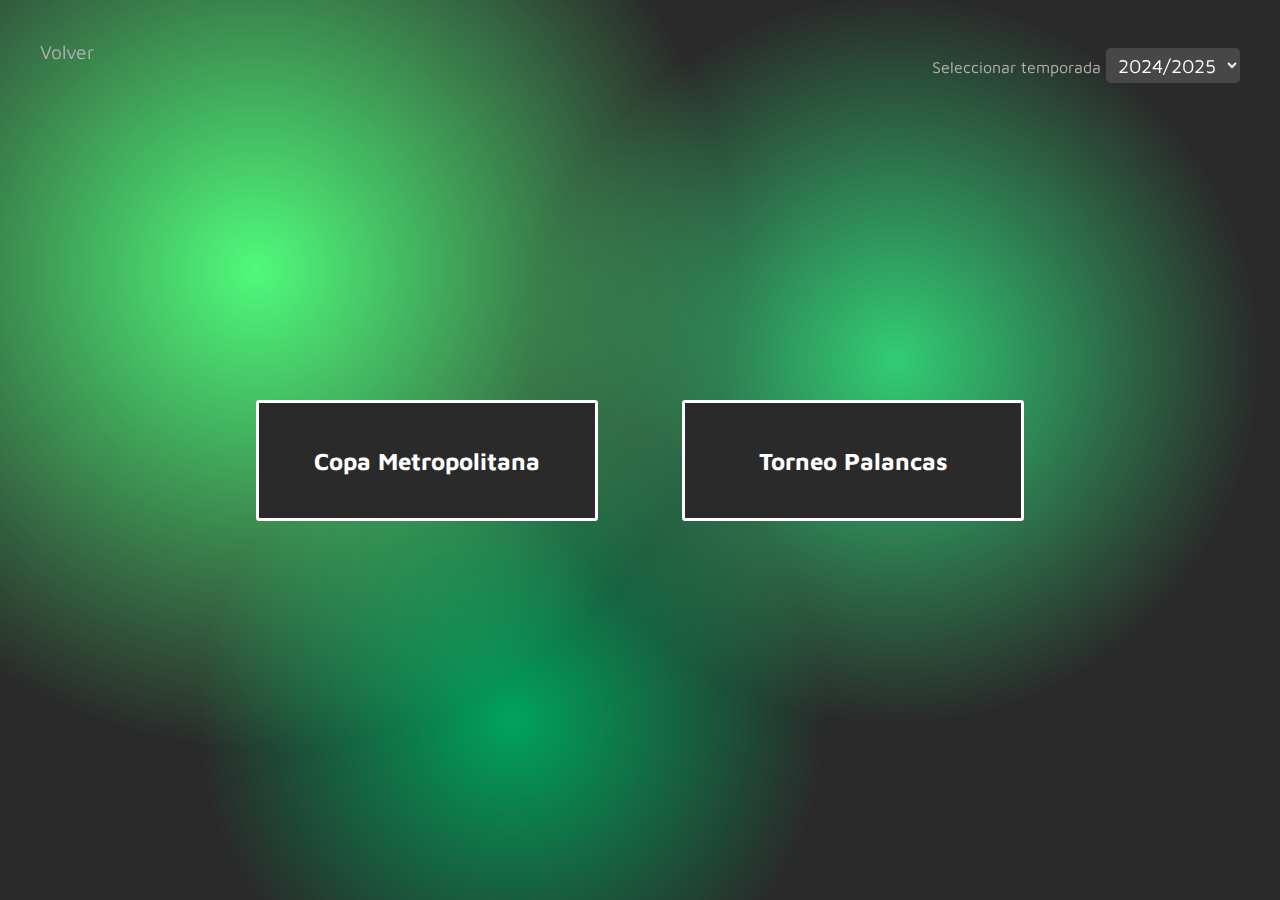
<file: torneos.html>
<!DOCTYPE html>
<html lang="es">
<head>
    <meta charset="UTF-8">
    <meta name="viewport" content="width=device-width, initial-scale=1, maximum-scale=1, user-scalable=no">
    <title>Torneos</title>
    <link rel="stylesheet" href="torneosStyle.css">
    <link rel="preconnect" href="https://fonts.googleapis.com">
    <link rel="preconnect" href="https://fonts.gstatic.com" crossorigin>
    <link href="https://fonts.googleapis.com/css2?family=Maven+Pro:wght@400..900&display=swap" rel="stylesheet">
</head>
<body>
    <div class="fondo-animado"></div>
    <div class="volver"><a href="index.html">Volver</a></div>
        <div class="selector-temporada">
            <label>Seleccionar temporada</label>
                <select id="season">
                <option value="2024-2025">2024/2025</option>
            </select>
        </div>
    <div>
        <div class="torneo izquierda copaLiga"><a href="copaLiga.html">Copa Metropolitana</a></div>
        <div class="torneo derecha"><a href="copaPalancas.html">Torneo Palancas</a></div>
    </div>
</body>
</html>
</file>
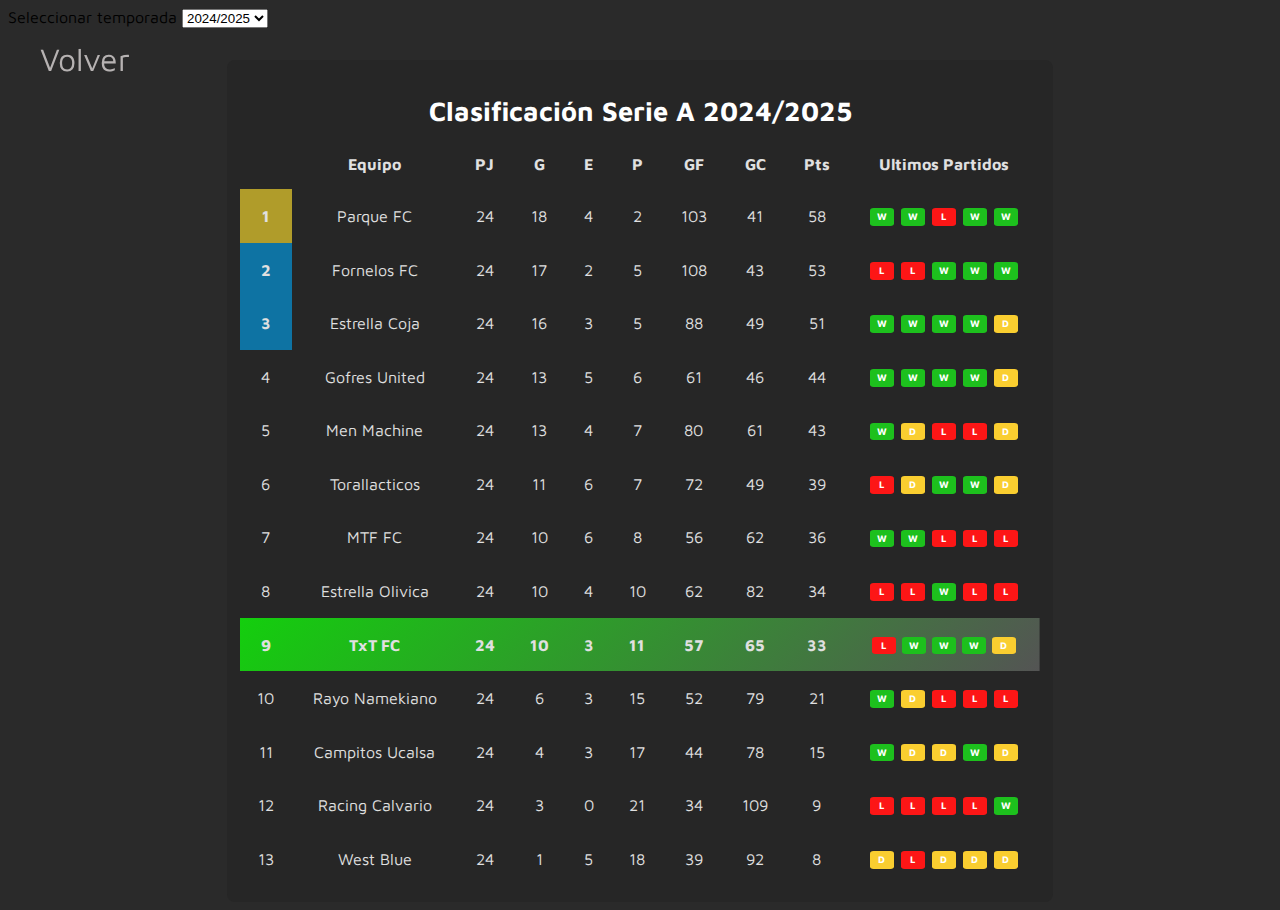
<file: webClasificacion.html>
<!DOCTYPE html>
<html lang="en">
<head>
    <meta charset="UTF-8">
    <meta name="viewport" content="width=device-width, initial-scale=1.0, maximum-scale=1, user-scalable=no">
    <title>Clasificacion</title>
    <link rel="stylesheet" href="webClasificacionCss.css">
    <link href="https://fonts.googleapis.com/css2?family=Maven+Pro:wght@400..900&display=swap" rel="stylesheet">


</head>
<body>
    <div class="volver"><a href="index.html">Volver</a></div>
        <div class="selector-temporada">
            <label for="season-select" class="sr-only">Seleccionar temporada</label>
            <select id="season-select" name="season-select">
                <option value="2024-2025" selected>2024/2025</option>
            </select>
        </div>
    <section class="standings-section">
        <h2>Clasificación Serie A 2024/2025</h2>
        <div class="table-container">
            <table class="standings-table">
                <thead>
                    <tr>
                        <th></th>
                        <th>Equipo</th>
                        <th>PJ</th>
                        <th>G</th>
                        <th>E</th>
                        <th>P</th>
                        <th>GF</th>
                        <th>GC</th>
                        <th>Pts</th>
                        <th>Ultimos Partidos</th>
                    </tr>
                </thea>
                <tbody>
                    <tr>
                    <td class="campeon">1</td>
                    <td> Parque FC</td>
                    <td>24</td>
                    <td>18</td>
                    <td>4</td>
                    <td>2</td>
                    <td>103</td>
                    <td>41</td>
                    <td>58</td>
                        <td class="ultimos">
                            <span class="res res-win">W</span>
                            <span class="res res-win">W</span>
                            <span class="res res-loss">L</span>
                            <span class="res res-win">W</span>
                            <span class="res res-win">W</span>
                        </td>
                    </tr>
                    <tr>
                    <td class="ascenso">2</td>
                    <td> Fornelos FC</td>
                    <td>24</td>
                    <td>17</td>
                    <td>2</td>
                    <td>5</td>
                    <td>108</td>
                    <td>43</td>
                    <td>53</td>
                        <td class="ultimos">
                            <span class="res res-loss">L</span>
                            <span class="res res-loss">L</span>
                            <span class="res res-win">W</span>
                            <span class="res res-win">W</span>
                            <span class="res res-win">W</span>
                        </td>
                    </tr>
                    <tr>
                    <td class="ascenso">3</td>
                    <td>Estrella Coja</td>
                    <td>24</td>
                    <td>16</td>
                    <td>3</td>
                    <td>5</td>
                    <td>88</td>
                    <td>49</td>
                    <td>51</td>
                        <td class="ultimos">
                            <span class="res res-win">W</span>
                            <span class="res res-win">W</span>
                            <span class="res res-win">W</span>
                            <span class="res res-win">W</span>
                            <span class="res res-draw">D</span>
                        </td>
                    </tr>
                    <tr>
                    <td>4</td>
                    <td>Gofres United</td>
                    <td>24</td>
                    <td>13</td>
                    <td>5</td>
                    <td>6</td>
                    <td>61</td>
                    <td>46</td>
                    <td>44</td>
                        <td class="ultimos">
                            <span class="res res-win">W</span>
                            <span class="res res-win">W</span>
                            <span class="res res-win">W</span>
                            <span class="res res-win">W</span>
                            <span class="res res-draw">D</span>
                        </td>
                    </tr>
                    <tr>
                    <td>5</td>
                    <td>Men Machine</td>
                    <td>24</td>
                    <td>13</td>
                    <td>4</td>
                    <td>7</td>
                    <td>80</td>
                    <td>61</td>
                    <td>43</td>
                        <td class="ultimos">
                            <span class="res res-win">W</span>
                            <span class="res res-draw">D</span>
                            <span class="res res-loss">L</span>
                            <span class="res res-loss">L</span>
                            <span class="res res-draw">D</span>
                        </td>
                    </tr>
                    <tr>
                    <td>6</td>
                    <td>Torallacticos</td>
                    <td>24</td>
                    <td>11</td>
                    <td>6</td>
                    <td>7</td>
                    <td>72</td>
                    <td>49</td>
                    <td>39</td>
                        <td class="ultimos">
                            <span class="res res-loss">L</span>
                            <span class="res res-draw">D</span>
                            <span class="res res-win">W</span>
                            <span class="res res-win">W</span>
                            <span class="res res-draw">D</span>
                        </td>
                    </tr>
                    <tr>
                    <td>7</td>
                    <td>MTF FC</td>
                    <td>24</td>
                    <td>10</td>
                    <td>6</td>
                    <td>8</td>
                    <td>56</td>
                    <td>62</td>
                    <td>36</td>
                        <td class="ultimos">
                            <span class="res res-win">W</span>
                            <span class="res res-win">W</span>
                            <span class="res res-loss">L</span>
                            <span class="res res-loss">L</span>
                            <span class="res res-loss">L</span>
                        </td>
                    </tr>
                    <tr>
                    <td>8</td>
                    <td>Estrella Olivica</td>
                    <td>24</td>
                    <td>10</td>
                    <td>4</td>
                    <td>10</td>
                    <td>62</td>
                    <td>82</td>
                    <td>34</td>
                        <td class="ultimos">
                            <span class="res res-loss">L</span>
                            <span class="res res-loss">L</span>
                            <span class="res res-win">W</span>
                            <span class="res res-loss">L</span>
                            <span class="res res-loss">L</span>
                        </td>
                    </tr>
                    <tr class="txt">
                    <td>9</td>
                    <td>TxT FC</td>
                    <td>24</td>
                    <td>10</td>
                    <td>3</td>
                    <td>11</td>
                    <td>57</td>
                    <td>65</td>
                    <td>33</td>
                        <td class="ultimos">
                            <span class="res res-loss">L</span>
                            <span class="res res-win">W</span>
                            <span class="res res-win">W</span>
                            <span class="res res-win">W</span>
                            <span class="res res-draw">D</span>
                        </td>
                    </tr>
                    <tr>
                    <td>10</td>
                    <td>Rayo Namekiano</td>
                    <td>24</td>
                    <td>6</td>
                    <td>3</td>
                    <td>15</td>
                    <td>52</td>
                    <td>79</td>
                    <td>21</td>
                        <td class="ultimos">
                            <span class="res res-win">W</span>
                            <span class="res res-draw">D</span>
                            <span class="res res-loss">L</span>
                            <span class="res res-loss">L</span>
                            <span class="res res-loss">L</span>
                        </td>
                    </tr>
                    <tr>
                    <td>11</td>
                    <td>Campitos Ucalsa</td>
                    <td>24</td>
                    <td>4</td>
                    <td>3</td>
                    <td>17</td>
                    <td>44</td>
                    <td>78</td>
                    <td>15</td>
                        <td class="ultimos">
                            <span class="res res-win">W</span>
                            <span class="res res-draw">D</span>
                            <span class="res res-draw">D</span>
                            <span class="res res-win">W</span>
                            <span class="res res-draw">D</span>
                        </td>
                    </tr>
                    <tr>
                    <td>12</td>
                    <td>Racing Calvario</td>
                    <td>24</td>
                    <td>3</td>
                    <td>0</td>
                    <td>21</td>
                    <td>34</td>
                    <td>109</td>
                    <td>9</td>
                        <td class="ultimos">
                            <span class="res res-loss">L</span>
                            <span class="res res-loss">L</span>
                            <span class="res res-loss">L</span>
                            <span class="res res-loss">L</span>
                            <span class="res res-win">W</span>
                        </td>
                    </tr>
                    <tr>
                    <td>13</td>
                    <td>West Blue</td>
                    <td>24</td>
                    <td>1</td>
                    <td>5</td>
                    <td>18</td>
                    <td>39</td>
                    <td>92</td>
                    <td>8</td>
                        <td class="ultimos">
                            <span class="res res-draw">D</span>
                            <span class="res res-loss">L</span>
                            <span class="res res-draw">D</span>
                            <span class="res res-draw">D</span>
                            <span class="res res-draw">D</span>
                        </td>
                    </tr>
                    <!-- Más filas... -->
                </tbody>
            </table>
        </div>
    </section>
</body>
</html>
</file>
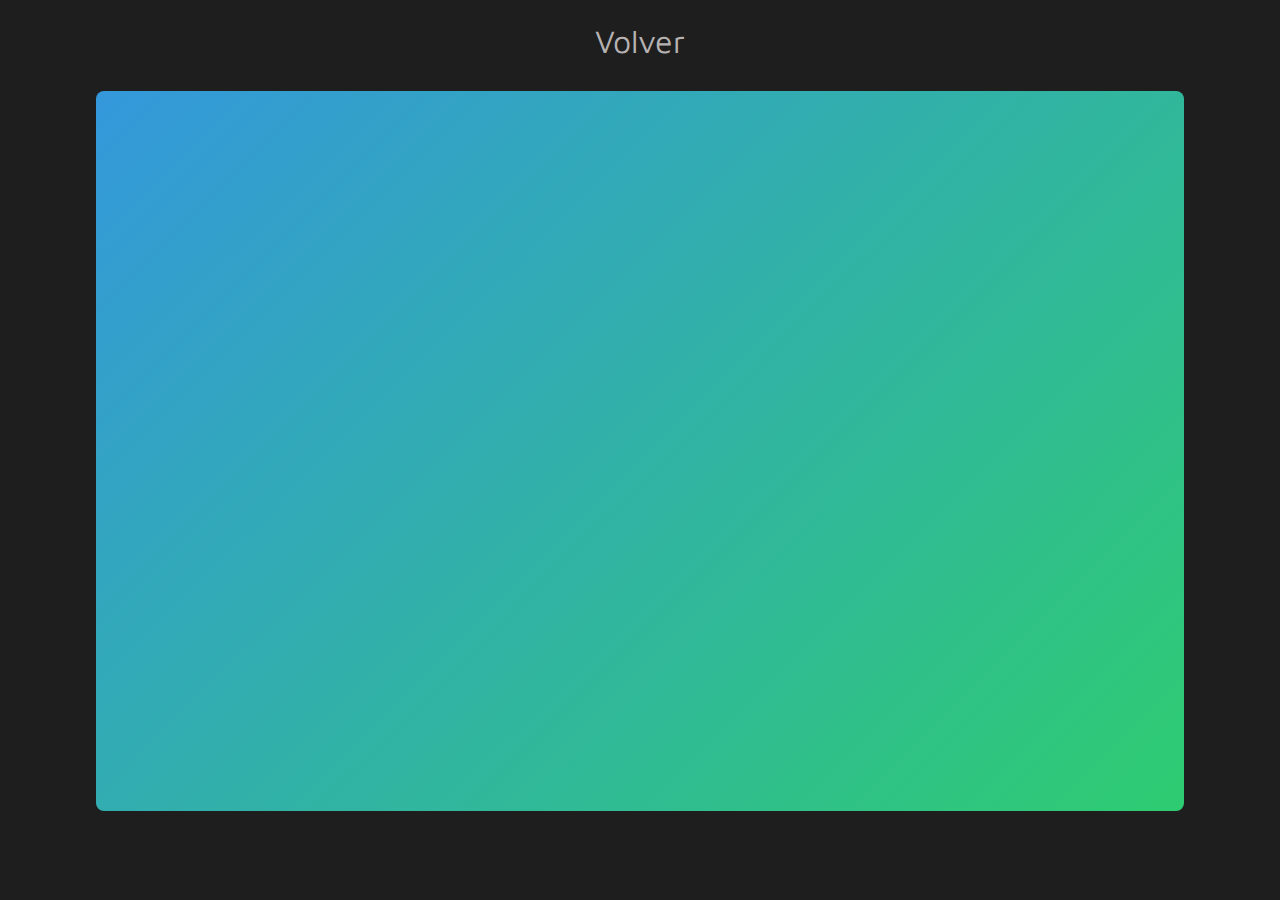
<file: webEquipaciones.html>
<!DOCTYPE html>
<html lang="es">
<head>
    <meta charset="UTF-8">
    <meta name="viewport" content="width=device-width, initial-scale=1, maximum-scale=1, user-scalable=no">
    <title>Equipaciones</title>
    <link rel="stylesheet" href="webEquipacionesCss.css">
    <link rel="preconnect" href="https://fonts.googleapis.com">
    <link rel="preconnect" href="https://fonts.gstatic.com" crossorigin>
    <link href="https://fonts.googleapis.com/css2?family=Maven+Pro:wght@400..900&display=swap" rel="stylesheet">
</head>
<body>
    <div class="grid-container"> 

            <div class="grid-content">
                <div><a href="mainPage.html">Volver</a></div>
            </div>
        
        <div class="main-container">
             
            <ul class="service-list">
            </ul>

            <div class="swatch">
                <div></div>
                <div></div>
                <div></div>
                <div></div>
                <div></div>
                <div></div>
              </div>
            
        </div>

        <script src="scriptServicio.js"></script>
    </div>
</body>
</html>
</file>
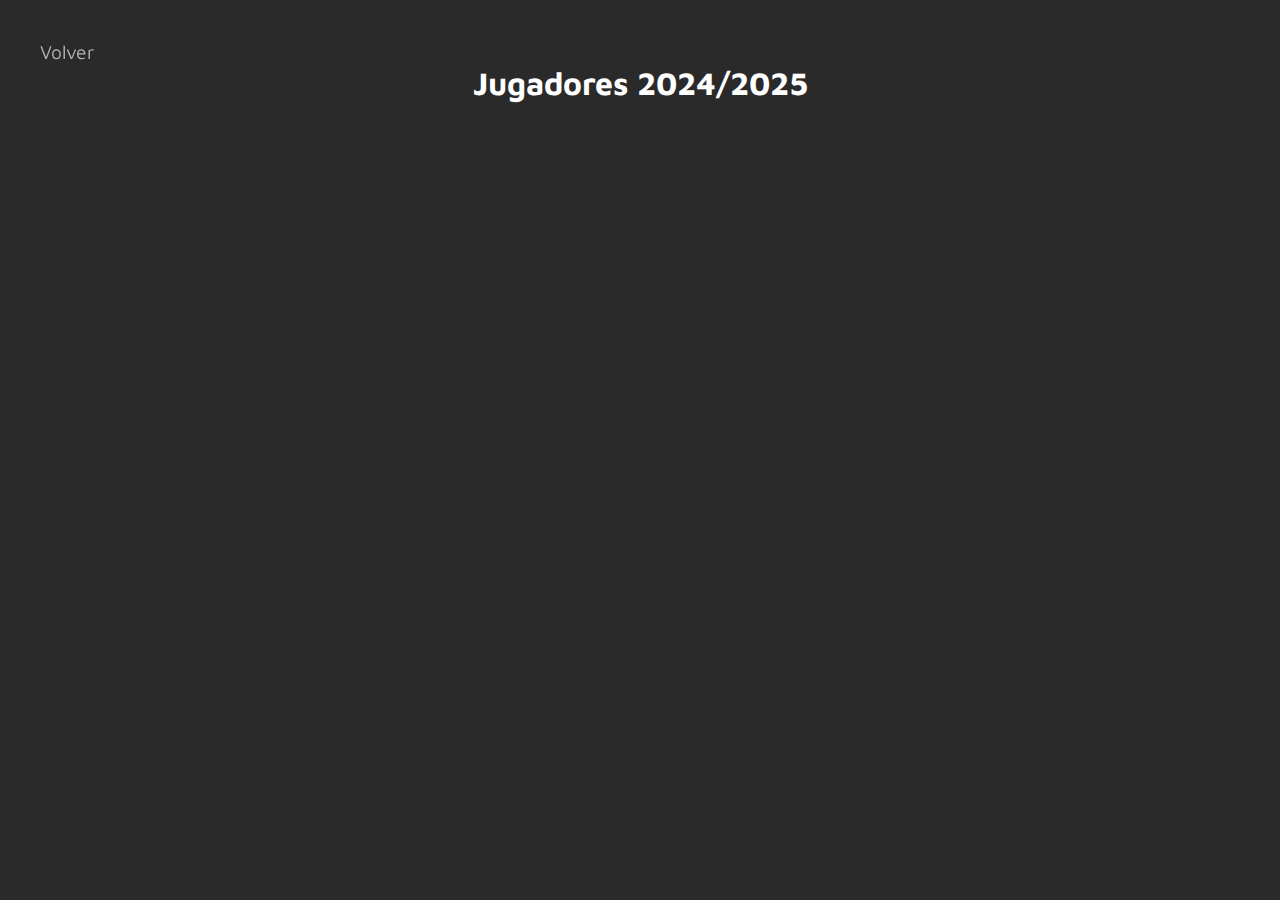
<file: webPlantilla.html>
<!DOCTYPE html>
<html lang="es">
    <head>
        <meta charset ="UTF-8">
        <meta name="viewport" content="width=device-width, initial-scale=1, maximum-scale=1, user-scalable=no">
    <title>Plantilla</title>
    <link rel="stylesheet" href="webPlantillaCss.css">
    <link rel="preconnect" href="https://fonts.gstatic.com" crossorigin>
    <link href="https://fonts.googleapis.com/css2?family=Maven+Pro:wght@400..900&display=swap" rel="stylesheet">
    </head>
    <body>
                <div class="volver"><a href="mainPage.html">Volver</a></div>
                <h1>Jugadores 2024/2025</h1>

    <div class="plantilla">

        <section class="categoria">
            <h3>Porteros</h3>
            <div class="jugadores">
                <div class="jugador" onclick="mostrarEstadisticas('Alexis')">
                    <p class="nombre">Alexis</p>
                    <p class="dorsal">1</p>
            </div>
            </div>
        </section>
        <section class="categoria">
            <h3>Defensas</h3>
            <div class="jugadores">
                <div class="jugador" onclick="mostrarEstadisticas('LuisK')">
                    <p class="nombre">LuisK</p>
                    <p class="dorsal">5</p>
                </div>
                <div class="jugador" onclick="mostrarEstadisticas('Alvaro')">
                    <p class="nombre">Alvaro</p>
                    <p class="dorsal">9</p>
                </div>
                <div class="jugador" onclick="mostrarEstadisticas('Isma')">
                    <p class="nombre">Isma</p>
                    <p class="dorsal">14</p>
                </div>
            </div>
        </section>

        <section class="categoria">
            <h3>Centrocampistas</h3>
            <div class="jugadores">
                <div class="jugador" onclick="mostrarEstadisticas('Masuel')">
                    <p class="nombre">Masuel</p>
                    <p class="dorsal">4</p>
                </div>
                <div class="jugador" onclick="mostrarEstadisticas('Suizo')">
                    <p class="nombre">Suizo</p>
                    <p class="dorsal">6</p>
                </div>
                <div class="jugador" onclick="mostrarEstadisticas('Andres')">
                    <p class="nombre">Andres</p>
                    <p class="dorsal">8</p>
                </div>
                <div class="jugador" onclick="mostrarEstadisticas('Pacios')">
                    <p class="nombre">Pacios</p>
                    <p class="dorsal">10</p> 
                </div>
                <div class="jugador" onclick="mostrarEstadisticas('Davila')">
                    <p class="nombre">Davila</p>
                    <p class="dorsal">11</p>   
                </div>
                <div class="jugador" onclick="mostrarEstadisticas('Kike')">
                    <p class="nombre">Kike</p>
                    <p class="dorsal">21</p>   
                </div>
            </div>
        </section>
        <section class="categoria">
            <h3>Delanteros</h3>
            <div class="jugadores">
                <div class="jugador" onclick="mostrarEstadisticas('Ivan')">
                    <p class="nombre">Ivan</p>
                    <p class="dorsal">2</p>
                </div>
                <div class="jugador" onclick="mostrarEstadisticas('Leci')">
                    <p class="nombre">Leci</p>
                    <p class="dorsal">7</p>
                </div>
                <div class="jugador" onclick="mostrarEstadisticas('Tommy')">
                    <p class="nombre">Tommy</p>
                    <p class="dorsal">19</p>
                </div>
            </div>
        </section>
    </div>

    <div class="panel-estadisticas" id="panelEstadisticas">
        <button class="cerrar" onclick="cerrarEstadisticas()">✖</button>
        <div id="contenidoEstadisticas"></div>
    </div>

    

    <script src="estadisticas.js"></script>

    </body>
</html>
</file>
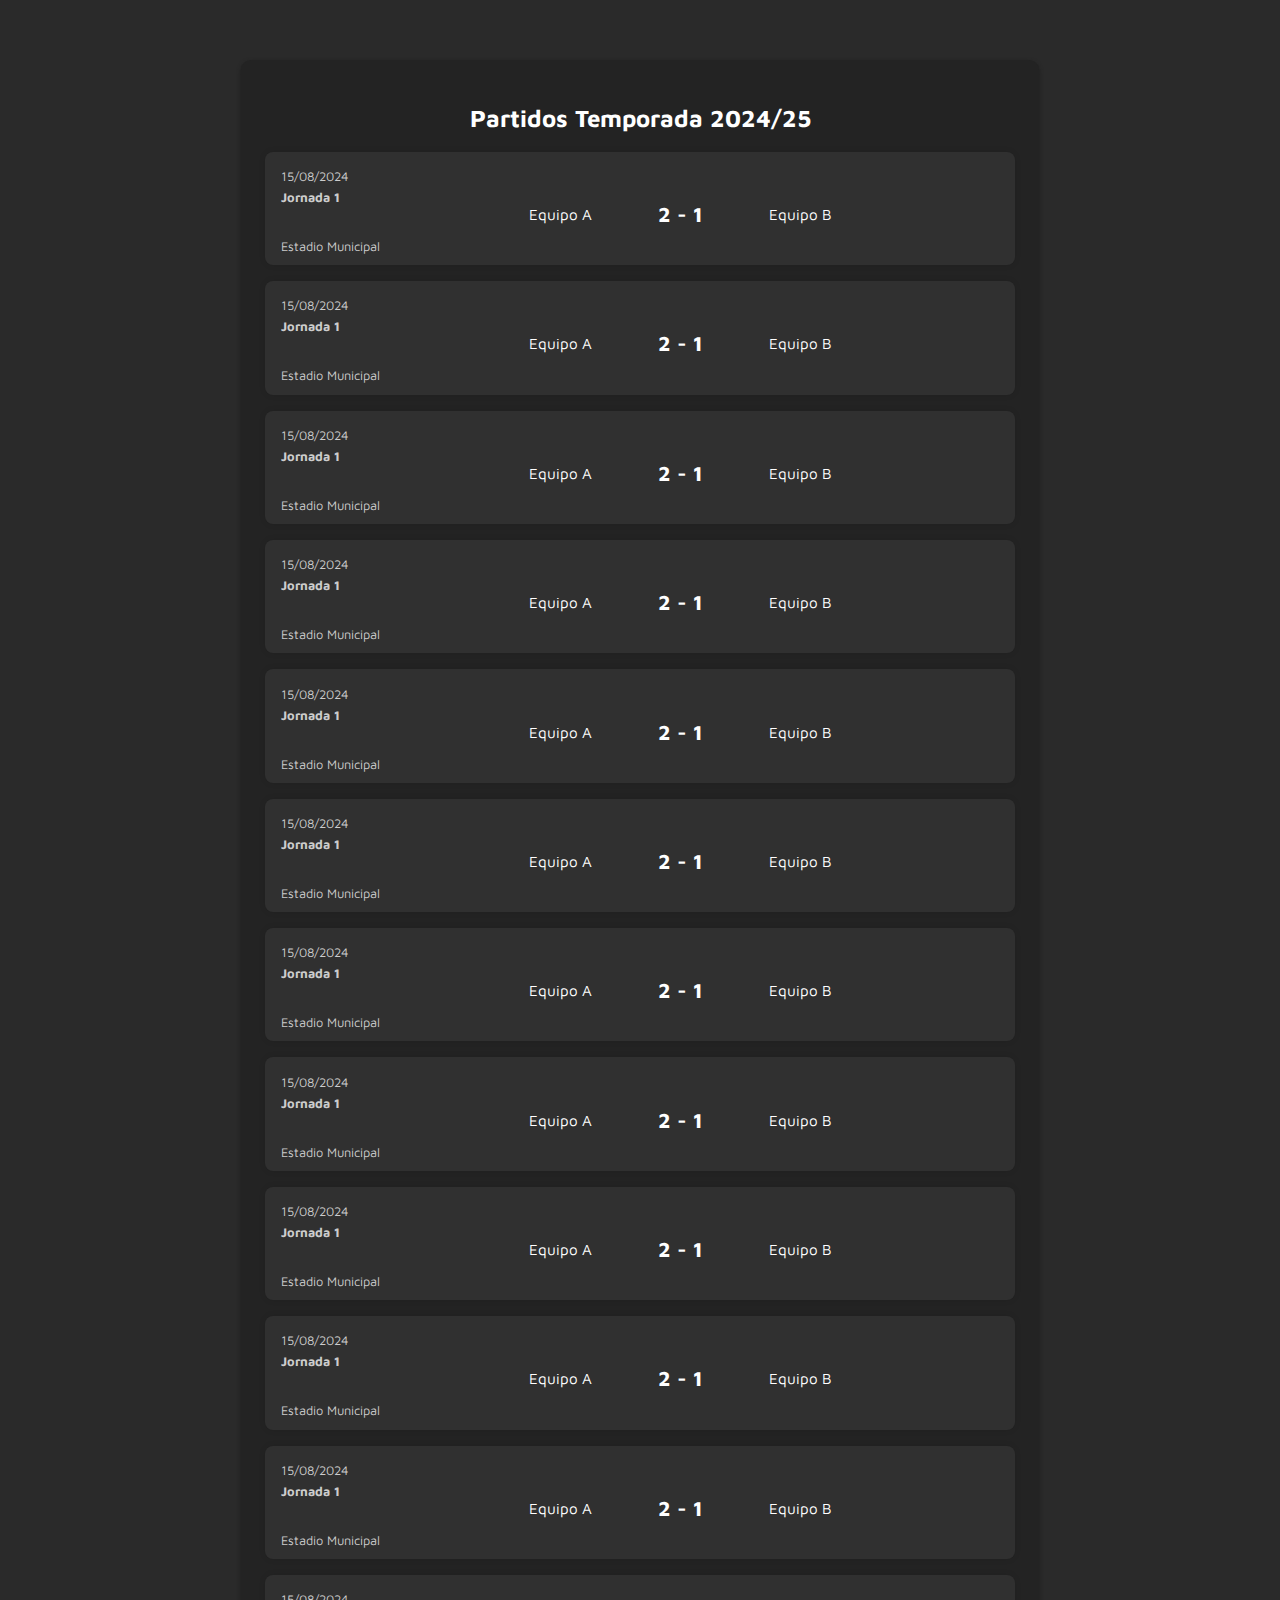
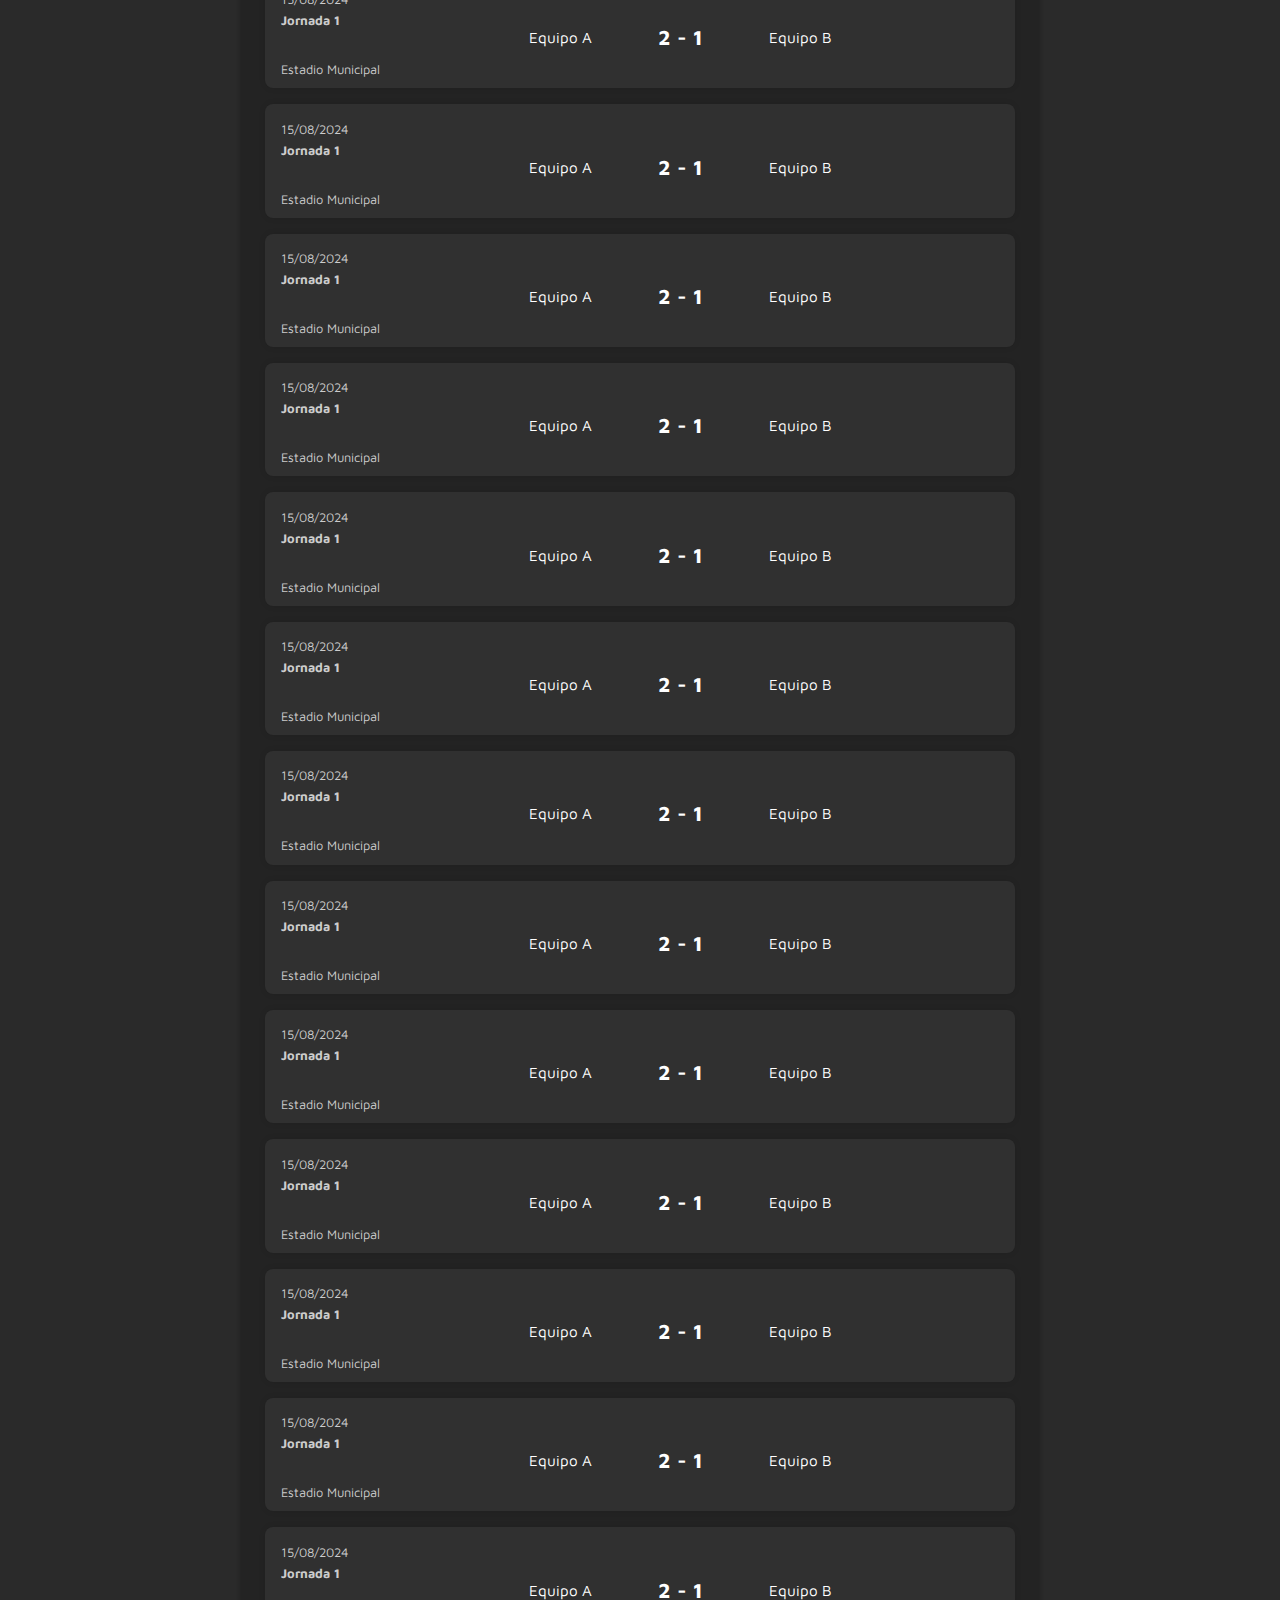
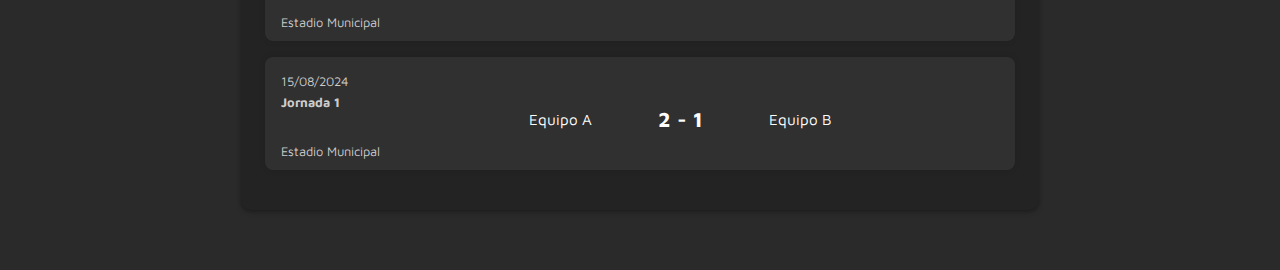
<file: webResultados.html>
<!DOCTYPE html>
<html lang="en">
<head>
    <meta charset="UTF-8">
    <meta name="viewport" content="width=device-width, initial-scale=1.0, maximum-scale=1, user-scalable=no">
    <title>Clasificacion</title>
    <link rel="stylesheet" href="webResultadosCss.css">
    <link href="https://fonts.googleapis.com/css2?family=Maven+Pro:wght@400..900&display=swap" rel="stylesheet">


</head>
    <body>
        <section class="partidos">
            <h2>Partidos Temporada 2024/25</h2>
                <div class="partido">
                        <div class="fecha">15/08/2024</div>
                        <div class="jornada">Jornada 1</div>
                        <div class="equipos">
                            <span class="equipo-local">Equipo A</span>
                            <span class="resultado">2 - 1</span>
                            <span class="equipo-visitante">Equipo B</span>
                        </div>
                    <div class="estadio">Estadio Municipal</div>
                </div>
                <div class="partido">
                        <div class="fecha">15/08/2024</div>
                        <div class="jornada">Jornada 1</div>
                        <div class="equipos">
                            <span class="equipo-local">Equipo A</span>
                            <span class="resultado">2 - 1</span>
                            <span class="equipo-visitante">Equipo B</span>
                        </div>
                    <div class="estadio">Estadio Municipal</div>
                </div>
                <div class="partido">
                        <div class="fecha">15/08/2024</div>
                        <div class="jornada">Jornada 1</div>
                        <div class="equipos">
                            <span class="equipo-local">Equipo A</span>
                            <span class="resultado">2 - 1</span>
                            <span class="equipo-visitante">Equipo B</span>
                        </div>
                    <div class="estadio">Estadio Municipal</div>
                </div>
                <div class="partido">
                        <div class="fecha">15/08/2024</div>
                        <div class="jornada">Jornada 1</div>
                        <div class="equipos">
                            <span class="equipo-local">Equipo A</span>
                            <span class="resultado">2 - 1</span>
                            <span class="equipo-visitante">Equipo B</span>
                        </div>
                    <div class="estadio">Estadio Municipal</div>
                </div>
                <div class="partido">
                        <div class="fecha">15/08/2024</div>
                        <div class="jornada">Jornada 1</div>
                        <div class="equipos">
                            <span class="equipo-local">Equipo A</span>
                            <span class="resultado">2 - 1</span>
                            <span class="equipo-visitante">Equipo B</span>
                        </div>
                    <div class="estadio">Estadio Municipal</div>
                </div>
                <div class="partido">
                        <div class="fecha">15/08/2024</div>
                        <div class="jornada">Jornada 1</div>
                        <div class="equipos">
                            <span class="equipo-local">Equipo A</span>
                            <span class="resultado">2 - 1</span>
                            <span class="equipo-visitante">Equipo B</span>
                        </div>
                    <div class="estadio">Estadio Municipal</div>
                </div>
                <div class="partido">
                        <div class="fecha">15/08/2024</div>
                        <div class="jornada">Jornada 1</div>
                        <div class="equipos">
                            <span class="equipo-local">Equipo A</span>
                            <span class="resultado">2 - 1</span>
                            <span class="equipo-visitante">Equipo B</span>
                        </div>
                    <div class="estadio">Estadio Municipal</div>
                </div>
                <div class="partido">
                        <div class="fecha">15/08/2024</div>
                        <div class="jornada">Jornada 1</div>
                        <div class="equipos">
                            <span class="equipo-local">Equipo A</span>
                            <span class="resultado">2 - 1</span>
                            <span class="equipo-visitante">Equipo B</span>
                        </div>
                    <div class="estadio">Estadio Municipal</div>
                </div>
                <div class="partido">
                        <div class="fecha">15/08/2024</div>
                        <div class="jornada">Jornada 1</div>
                        <div class="equipos">
                            <span class="equipo-local">Equipo A</span>
                            <span class="resultado">2 - 1</span>
                            <span class="equipo-visitante">Equipo B</span>
                        </div>
                    <div class="estadio">Estadio Municipal</div>
                </div>
                <div class="partido">
                        <div class="fecha">15/08/2024</div>
                        <div class="jornada">Jornada 1</div>
                        <div class="equipos">
                            <span class="equipo-local">Equipo A</span>
                            <span class="resultado">2 - 1</span>
                            <span class="equipo-visitante">Equipo B</span>
                        </div>
                    <div class="estadio">Estadio Municipal</div>
                </div>
                <div class="partido">
                        <div class="fecha">15/08/2024</div>
                        <div class="jornada">Jornada 1</div>
                        <div class="equipos">
                            <span class="equipo-local">Equipo A</span>
                            <span class="resultado">2 - 1</span>
                            <span class="equipo-visitante">Equipo B</span>
                        </div>
                    <div class="estadio">Estadio Municipal</div>
                </div>
                <div class="partido">
                        <div class="fecha">15/08/2024</div>
                        <div class="jornada">Jornada 1</div>
                        <div class="equipos">
                            <span class="equipo-local">Equipo A</span>
                            <span class="resultado">2 - 1</span>
                            <span class="equipo-visitante">Equipo B</span>
                        </div>
                    <div class="estadio">Estadio Municipal</div>
                </div>
                <div class="partido">
                        <div class="fecha">15/08/2024</div>
                        <div class="jornada">Jornada 1</div>
                        <div class="equipos">
                            <span class="equipo-local">Equipo A</span>
                            <span class="resultado">2 - 1</span>
                            <span class="equipo-visitante">Equipo B</span>
                        </div>
                    <div class="estadio">Estadio Municipal</div>
                </div>
                <div class="partido">
                        <div class="fecha">15/08/2024</div>
                        <div class="jornada">Jornada 1</div>
                        <div class="equipos">
                            <span class="equipo-local">Equipo A</span>
                            <span class="resultado">2 - 1</span>
                            <span class="equipo-visitante">Equipo B</span>
                        </div>
                    <div class="estadio">Estadio Municipal</div>
                </div>
                <div class="partido">
                        <div class="fecha">15/08/2024</div>
                        <div class="jornada">Jornada 1</div>
                        <div class="equipos">
                            <span class="equipo-local">Equipo A</span>
                            <span class="resultado">2 - 1</span>
                            <span class="equipo-visitante">Equipo B</span>
                        </div>
                    <div class="estadio">Estadio Municipal</div>
                </div>
                <div class="partido">
                        <div class="fecha">15/08/2024</div>
                        <div class="jornada">Jornada 1</div>
                        <div class="equipos">
                            <span class="equipo-local">Equipo A</span>
                            <span class="resultado">2 - 1</span>
                            <span class="equipo-visitante">Equipo B</span>
                        </div>
                    <div class="estadio">Estadio Municipal</div>
                </div>
                <div class="partido">
                        <div class="fecha">15/08/2024</div>
                        <div class="jornada">Jornada 1</div>
                        <div class="equipos">
                            <span class="equipo-local">Equipo A</span>
                            <span class="resultado">2 - 1</span>
                            <span class="equipo-visitante">Equipo B</span>
                        </div>
                    <div class="estadio">Estadio Municipal</div>
                </div>
                <div class="partido">
                        <div class="fecha">15/08/2024</div>
                        <div class="jornada">Jornada 1</div>
                        <div class="equipos">
                            <span class="equipo-local">Equipo A</span>
                            <span class="resultado">2 - 1</span>
                            <span class="equipo-visitante">Equipo B</span>
                        </div>
                    <div class="estadio">Estadio Municipal</div>
                </div>
                <div class="partido">
                        <div class="fecha">15/08/2024</div>
                        <div class="jornada">Jornada 1</div>
                        <div class="equipos">
                            <span class="equipo-local">Equipo A</span>
                            <span class="resultado">2 - 1</span>
                            <span class="equipo-visitante">Equipo B</span>
                        </div>
                    <div class="estadio">Estadio Municipal</div>
                </div>
                <div class="partido">
                        <div class="fecha">15/08/2024</div>
                        <div class="jornada">Jornada 1</div>
                        <div class="equipos">
                            <span class="equipo-local">Equipo A</span>
                            <span class="resultado">2 - 1</span>
                            <span class="equipo-visitante">Equipo B</span>
                        </div>
                    <div class="estadio">Estadio Municipal</div>
                </div>
                <div class="partido">
                        <div class="fecha">15/08/2024</div>
                        <div class="jornada">Jornada 1</div>
                        <div class="equipos">
                            <span class="equipo-local">Equipo A</span>
                            <span class="resultado">2 - 1</span>
                            <span class="equipo-visitante">Equipo B</span>
                        </div>
                    <div class="estadio">Estadio Municipal</div>
                </div>
                <div class="partido">
                        <div class="fecha">15/08/2024</div>
                        <div class="jornada">Jornada 1</div>
                        <div class="equipos">
                            <span class="equipo-local">Equipo A</span>
                            <span class="resultado">2 - 1</span>
                            <span class="equipo-visitante">Equipo B</span>
                        </div>
                    <div class="estadio">Estadio Municipal</div>
                </div>
                <div class="partido">
                        <div class="fecha">15/08/2024</div>
                        <div class="jornada">Jornada 1</div>
                        <div class="equipos">
                            <span class="equipo-local">Equipo A</span>
                            <span class="resultado">2 - 1</span>
                            <span class="equipo-visitante">Equipo B</span>
                        </div>
                    <div class="estadio">Estadio Municipal</div>
                </div>
                <div class="partido">
                        <div class="fecha">15/08/2024</div>
                        <div class="jornada">Jornada 1</div>
                        <div class="equipos">
                            <span class="equipo-local">Equipo A</span>
                            <span class="resultado">2 - 1</span>
                            <span class="equipo-visitante">Equipo B</span>
                        </div>
                    <div class="estadio">Estadio Municipal</div>
                </div><div class="partido">
                        <div class="fecha">15/08/2024</div>
                        <div class="jornada">Jornada 1</div>
                        <div class="equipos">
                            <span class="equipo-local">Equipo A</span>
                            <span class="resultado">2 - 1</span>
                            <span class="equipo-visitante">Equipo B</span>
                        </div>
                    <div class="estadio">Estadio Municipal</div>
                </div>
                
        </section>
    </body>
</html>
</file>
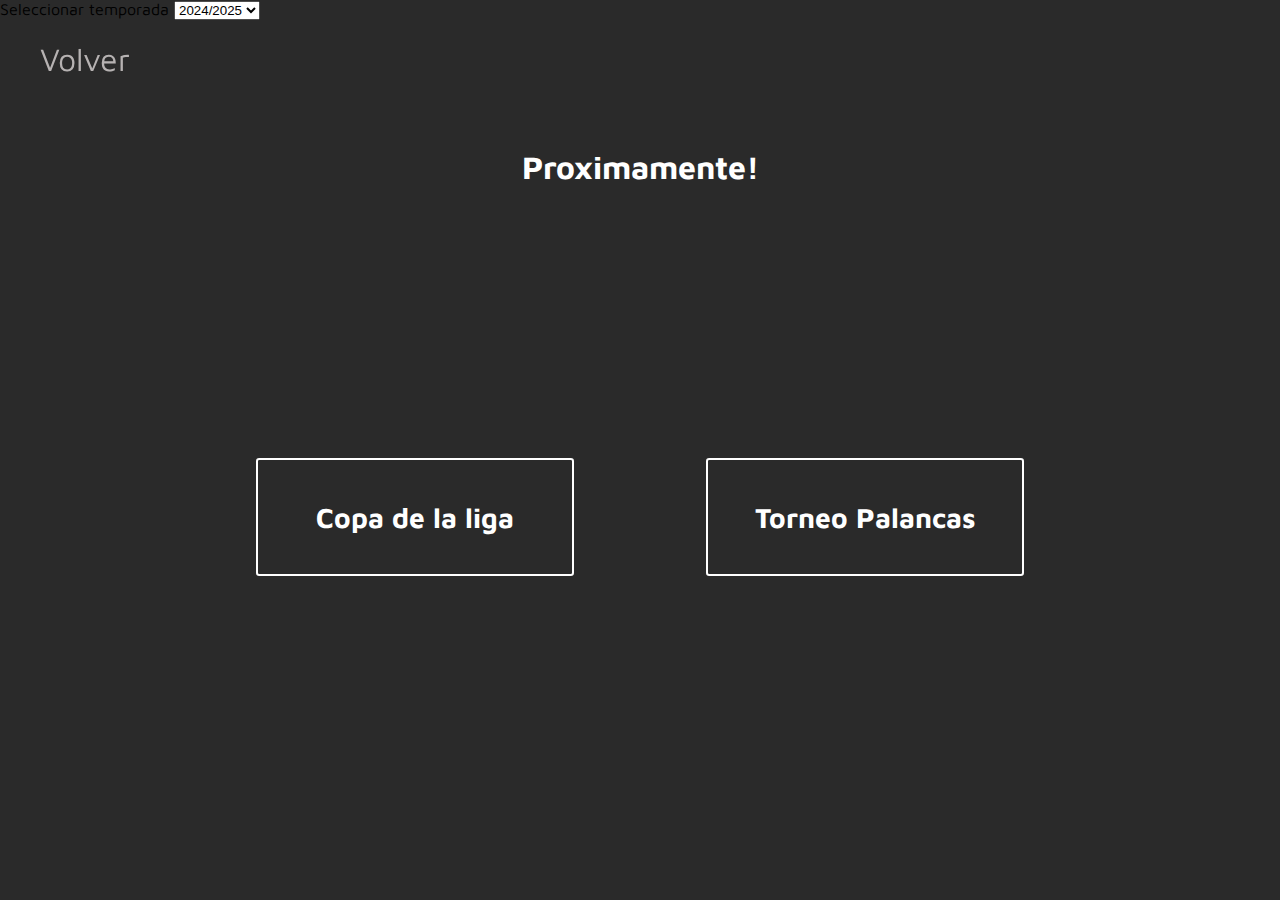
<file: webTorneos.html>
<!DOCTYPE html>
<html lang="es">
<head>
    <meta charset="UTF-8">
    <meta name="viewport" content="width=device-width, initial-scale=1, maximum-scale=1, user-scalable=no">
    <title>Torneos</title>
    <link rel="stylesheet" href="webTorneosCss.css">
    <link rel="preconnect" href="https://fonts.googleapis.com">
    <link rel="preconnect" href="https://fonts.gstatic.com" crossorigin>
    <link href="https://fonts.googleapis.com/css2?family=Maven+Pro:wght@400..900&display=swap" rel="stylesheet">
</head>
<body>
    <div class="volver"><a href="index.html">Volver</a></div>
        <div class="selector-temporada">
            <label for="season-select" >Seleccionar temporada</label>
            <select id="season-select" name="season-select">
                <option value="2024-2025" selected>2024/2025</option>
            </select>
        </div>
    <h1>Proximamente!</h1>
    <div class="contenedor-torneos">
        <div class="torneo izquierda">
        <h3>Copa de la liga</h3>
        </div>
        <div class="torneo derecha">
        <h3>Torneo Palancas</h3>
        </div>
    </div>
</body>
</html>
</file>
<file: indexCss.css>
* {
  margin: 0;
  padding: 0;
  box-sizing: border-box;
}

body {
  overflow: hidden;
  font-family: "Maven Pro", sans-serif;
}

.grid-container {
  display: grid;
  grid-template-rows: repeat(12, 1fr);
  height: 100vh;
  width: 100vw;
}

/* -------- Header -------- */

.header-container {
  grid-row: span 2;
  background-color: #2a2a2a;
  display: flex;
  justify-content: center;
  align-items: center;
  position: relative;
  overflow: hidden;
}
.header-content {
  font-size: 1.5rem; 
  text-align: center;
  color: #b6b2b2;
  flex: 1;
  z-index: 2;
}
.header-content a {
  color: inherit;
  text-decoration: none;
  display: inline-block;
  transition: color 0.5s ease, transform 0.3s ease;
}
.header-content a:hover {
  transform: scale(1.1);
  color: white;
}
.club {
  font-size: 2.5rem; 
  cursor: pointer;
  transition: transform 0.3s ease;
}
.club:hover {
  transform: scale(1.1);
  color: white;
}

/* -------- Main -------- */

.main-container {
  grid-row: span 8;
  display: flex;
  flex-direction: column;
  align-items: center;
  justify-content: center;
  background: linear-gradient(135deg, #0eff06c6, #545454);
  color: white;
}
.txt {
  font-size: 7rem; 
  margin-top: -0.3rem; 
  z-index: 2;
}
.texto {
  font-size: 1.2rem; 
  z-index: 2;
}

/* -------- Footer -------- */

.footer-container {
  grid-row: span 2;
  background-color: #2a2a2a;
}

/* -------- Boton -------- */

.boton {
  background: linear-gradient(135deg, #0eff06c6, #737373);
  font-family: "Maven Pro", sans-serif;
  color: white;
  padding: 1rem 1.4rem; 
  border: 0.2rem solid #fff; 
  border-radius: 0.5rem; 
  font-size: 0.9rem; 
  position: absolute;
  right: 3.125rem; 
  cursor: pointer;
  text-decoration: none;
  transition: transform 0.3s ease;
}
.boton:hover {
  transform: scale(1.1);
}

/* -------- Iconos Footer -------- */

ul {
  display: flex;
  justify-content: center;
  margin-top: 3.3rem; 
}
ul li {
  list-style: none;
}
ul li a {
  width: 3.125rem; 
  height: 3.125rem; 
  background: linear-gradient(135deg, #0eff06c6, #777777);
  display: block;
  text-align: center;
  line-height: 3.125rem; 
  font-size: 1.5625rem; 
  margin: 0 0.625rem; 
  border-radius: 50%;
  border: 0.125rem solid #fff; 
  position: relative;
  overflow: hidden;
  text-decoration: none;
  transition: transform 0.5s;
}
ul li a .icon {
  color: #fff;
  z-index: 3;
  position: relative;
  transition: 0.5s;
}
ul li a:hover .icon {
  transform: rotateY(350deg);
}

/* -------- Iconos Footer Efecto -------- */

ul li a::before {
  content: "";
  position: absolute;
  top: 100%;
  left: 0;
  width: 100%;
  height: 100%;
  transition: top 0.5s;
  z-index: 2;
}
ul li a:hover::before {
  top: 0;
}
ul li:nth-child(1) a::before {
  background: #3b5999; 
}
ul li:nth-child(2) a::before {
  background: #32a6ff;
}
ul li:nth-child(3) a::before {
  background: #db3da6; 
}
ul li:nth-child(4) a::before {
  background: #dd4b39; 
}

/* -------- Gotas -------- */

.paint-drop {
  position: absolute;
  top: 0; 
  width: 1.25rem; 
  height: 1.25rem; 
  background-color: #2a2a2a;
  border-radius: 50%;
  animation: fall 3s linear infinite;
  z-index: -21;
}
@keyframes fall {
  0% {
    transform: translate(-50%, 0);
  }
  100% {
    transform: translate(-50%, 100vh);
  }
}
</file>
<file: clasificacionStyle.css>
body {
  font-family: "Maven Pro", sans-serif;
  background:
    radial-gradient(circle at 45% 50%, rgba(27, 173, 64, 0.5) 0%, transparent 65%),
    #2a2a2a;
    background-size: 120% 120%;
  overflow: hidden;
  display: flex;
  align-items: center;
  justify-content: center;
}

/* -------- Header -------- */

/* -------- volver -------- */

.volver a {
  font-size: 1.2rem; 
  position: fixed;
  top: 2.5rem; 
  left: 2.5rem; 
  color: #b6b2b2;
  text-decoration: none;
  z-index: 2;
  transition: color 0.5s ease, transform 0.3s ease;
}
.volver a:hover {
  transform: scale(1.1);
  color: white;
}

.selector-temporada {
  position: fixed;
  top: 3rem; 
  right: 2.5rem; 
  z-index: 10;
  font-size: 1rem;
  color: #b6b2b2;
  
}

.selector-temporada select {
  font-family: "Maven Pro", sans-serif;
  font-size: 1.2rem;
  padding: 0.3rem 0.5rem;
  border-radius: 0.3rem;
  border: none;
  background-color: #474747;
  color: white;
  cursor: pointer;
  transition: background-color 0.3s ease;
}

.selector-temporada select:hover {
  background-color: #6b6b6b;
}

/* -------- General Tabla -------- */

.container {
   width: 95%;
  max-width: 50rem;
  height: auto;
  padding: 0.8rem; 
  margin-top:2rem; 
  background-color: #262626;
  border-radius: 0.5rem; 
  color: #e0e0e0;
}

.container h2 {
  text-align: center;
  margin-bottom: 0.75rem; 
  font-size: 1.7rem; 
  color: white;
}

/* -------- Contenedor Tabla -------- */

.table {
  overflow-x: auto;
  background-color: #1e1e1e;
}

/* -------- Tabla Clasificacion -------- */

.standings {
  width: 100%;
  border-collapse: collapse;
  text-align: center;
  font-size: 1rem; 
  background-color: #262626;
}

.standings th,
.standings td {
  padding: 1rem; 
}

/* -------- Ultimos Resultados -------- */

.result {
  display: inline-block;
  width: 1.5rem; 
  margin: 0.06rem; 
  border-radius: 15%;
  text-align: center;
  line-height: 1.1rem; 
  font-size: 0.6rem; 
  font-weight: bold;
  color: white;
}

.result-win  { background-color: rgb(29, 192, 29); }
.result-draw { background-color: #FACE30; }
.result-loss { background-color: rgb(253, 22, 22); }

/* -------- Filas Destacadas -------- */

td.campeon {
  background-color: rgb(176, 156, 42);
  font-weight: bold;
  
}

td.ascenso {
  background-color: #0a80b7dc;
  font-weight: bold;
 
}

/* -------- Fila TxT Animacion -------- */

tr.txt {
  background: linear-gradient(135deg, #0eff06c6, #008697);
  font-weight: bold;
  animation: aparecerColor 2s ease forwards;
}

@keyframes aparecerColor {
  0% {
    opacity: 0;
  }
  100% {
    opacity: 1;
  }
}
</file>
<file: copaLigaStyle.css>
body {
  font-family: "Maven Pro", sans-serif;
  background-color: #2a2a2a;
  margin: 0;
  padding: 0;
  overflow: hidden;

}

/* -------- volver -------- */

.volver a {
  font-size: 1.2rem;
  position: fixed;
  top: 2.5rem;      
  left: 2.5rem;    
  color: #b6b2b2;
  text-decoration: none;
  transition: color 0.5s ease;
  transition: transform 0.3s ease;
  z-index: 2;
}

.volver a:hover {
  transform: scale(1.1);
  color: white;
}

.selector-temporada {
  position: fixed;
  top: 3rem; 
  right: 2.5rem; 
  z-index: 10;
  font-size: 1rem;
  color: #b6b2b2;
  
}

.selector-temporada select {
  font-family: "Maven Pro", sans-serif;
  font-size: 1.2rem;
  padding: 0.3rem 0.5rem;
  border-radius: 0.3rem;
  border: none;
  background-color: #474747;
  color: white;
  cursor: pointer;
  transition: background-color 0.3s ease;
}

.selector-temporada select:hover {
  background-color: #6b6b6b;
}
.bracket {
  display: flex;
  justify-content: center;
  gap: 2rem;
  padding: 6.5rem;
}

.side {
  display: flex;
  flex-direction: row;
  gap: 1rem;
}

.round {
  display: flex;
  flex-direction: column;
  justify-content: center;
  gap: 1rem;
}
.round h3 {
  margin-bottom: 1rem;
  color: white;
  font-size: 1.2rem;
  text-align: center;
}

.matchup {
  background: #1e1e1e;
  border-radius: 8px;
  color: white;
  padding: 0.5rem 1rem;
  text-align: center;
  width: 140px;
  height: 60px;
  box-shadow: 0 0 10px #00000055;
}



.matchup > div:last-child {
  border-bottom: none;
}

.fondo-animado {
  position: fixed;
  width: 100%;
  height: 100%;
  background: radial-gradient(circle at 20% 30%, #50fa7b, transparent 40%),
              radial-gradient(circle at 70% 40%, #32cd75, transparent 35%),
              radial-gradient(circle at 40% 80%, #00a35c, transparent 30%);
  animation: moverFondo 10s ease-in-out infinite;
  z-index: -1;
}

@keyframes moverFondo {
  0%, 100% {
    filter: saturate(1);
  }
  50% {
    filter: saturate(1.8);
  }
}
</file>
<file: copaPalancasStyle.css>
body {
  font-family: "Maven Pro", sans-serif;
  background-color: #2a2a2a;
  margin: 0;
  padding: 0;
  overflow: hidden;

}

/* -------- volver -------- */

.volver a {
  font-size: 1.2rem;
  position: fixed;
  top: 2.5rem;      
  left: 2.5rem;    
  color: #b6b2b2;
  text-decoration: none;
  transition: color 0.5s ease;
  transition: transform 0.3s ease;
  z-index: 2;
}

.volver a:hover {
  transform: scale(1.1);
  color: white;
}

.selector-temporada {
  position: fixed;
  top: 3rem; 
  right: 2.5rem; 
  z-index: 10;
  font-size: 1rem;
  color: #b6b2b2;
  
}

.selector-temporada select {
  font-family: "Maven Pro", sans-serif;
  font-size: 1.2rem;
  padding: 0.3rem 0.5rem;
  border-radius: 0.3rem;
  border: none;
  background-color: #474747;
  color: white;
  cursor: pointer;
  transition: background-color 0.3s ease;
}

.selector-temporada select:hover {
  background-color: #6b6b6b;
}
.bracket {
  display: flex;
  justify-content: center;
  gap: 6rem;
  padding: 12rem;
}

.side {
  display: flex;
  flex-direction: row;
  gap: 6rem;
}

.round {
  display: flex;
  flex-direction: column;
  justify-content: center;
  gap: 1rem;
}
.round h3 {
  margin-bottom: 1rem;
  color: white;
  font-size: 1.2rem;
  text-align: center;
}

.matchup {
  background: #1e1e1e;
  border-radius: 2px;
  color: white;
  padding: 0.5rem 1rem;
  text-align: center;
  width: 140px;
  height: 80px;
  box-shadow: 0 0 10px #00000055;
}



.matchup > div:last-child {
  border-bottom: none;
}
</file>
<file: loginStyle.css>
/* -------- General -------- */
* {
  margin: 0;
  padding: 0;
  box-sizing: border-box;
}
body {
  overflow: hidden;
  font-family: "Maven Pro", sans-serif;
}
.grid-container {
  display: grid;
  grid-template-rows: repeat(12, 1fr);
  height: 100vh;
}

/* -------- Header -------- */

.header-container {
  grid-row: span 2;
  background-color: #2a2a2a;
  display: flex;
  justify-content: center;
  align-items: center;
}
.header-content {
  font-size: 2rem; 
  text-align: center;
  color: #ffffff;
  flex: 1;
  z-index: 2;
}
.header-content a {
  color: #b6b2b2;
  text-decoration: none;
  position: fixed;
  top: 2.5rem; 
  left: 2.5rem; 
  z-index: 2;
  transition: color 0.5s ease, transform 0.3s ease;
}
.header-content a:hover {
  transform: scale(1.1);
  color: white;
}

/* -------- Main -------- */

.main-container {
  grid-row: span 8;
  background: linear-gradient(135deg, #0eff06c6, #545454);
  display: flex;
  align-items: center;
  justify-content: center;
  flex-direction: column;
  color: white;
}
.main-content {
  z-index: 2;
}

input[type="text"],
input[type="email"],
input[type="password"],
input[type="date"],

.fichas {
  width: 100%;
  padding: 0.625rem; 
  margin: 0.625rem 0; 
  border: 0.1875rem solid #ffffff; 
  border-radius: 0.3125rem; 
  font-size: 1rem; 
  box-shadow: 0 0.375rem 0.375rem rgba(0, 0, 0, 0.1); 
  transition: border-color 0.3s ease;
  z-index: 2;
}

input[type="text"]:focus,
input[type="email"]:focus,
input[type="password"]:focus,
input[type="date"]:focus,

.fichasFocus {
  border-color: #000000;
  outline: none;
  z-index: 2;
}

/* -------- Picklist -------- */

.picklist-container {
  display: flex;
  gap: 1rem; 
  margin: 0.5rem; 
}

/* -------- Boton -------- */

.boton {
  background-color: #0398fb;
  color: white;
  border: 0.2rem solid #ffffff; 
  border-radius: 0.5rem; 
  padding: 0.3125rem 0.4375rem; 
  cursor: pointer;
  transition: background-color 0.3s ease, transform 0.3s ease;
  margin-top: 0.5rem; 
  font-size: 0.9rem; 
  z-index: 2;
}
.boton:hover {
  background-color: #10be59;
  transform: scale(1.1);
}

/* -------- Footer -------- */

.footer-container {
  grid-row: span 2;
  background-color: #2a2a2a;
}

/* -------- Gotas -------- */

.paint-drop {
  background-color: #2a2a2a;
  width: 1.25rem; 
  height: 1.25rem; 
  border-radius: 50%;
  position: absolute;
  top: 0; 
  animation: fall 3s linear infinite;
  z-index: -21;
}

@keyframes fall {
  0% {
    transform: translate(-50%, 0);
  }
  100% {
    transform: translate(-50%, 100vh);
  }
}
</file>
<file: mainPageCss.css>
.grid-container {
    display: grid;
    grid-template-rows: repeat(12, 1fr); 
    height: 100vh; 
    width: 100vw;
}
* {
    margin: 0;
    padding: 0;
    box-sizing: border-box; /* Asegura que el padding y el border no aumenten el tamaño de los elementos */
}
body {
    overflow: hidden; /* Esto oculta las barras de desplazamiento */
    margin: 0;
    padding:0;
}
.header-container {
    grid-row: span 2; 
    background-color: #1e1e1e;
    display: flex; 
    justify-content: center; 
    align-items: center; 
    position: relative; 
    overflow: hidden; 
}

.header-content{
    font-family: "Maven Pro", sans-serif;
    font-size: 1.5em;
    text-align: center; 
    color: #b6b2b2;
    flex: 1; 
    z-index: 2

}
.header-content a {
    color: inherit; 
    text-decoration: none; 
    transition: color 0.5s ease; 
    transition: transform 0.3s ease; 
    display: inline-block; 
    z-index: 2
}

.header-content a:hover {
    transform: scale(1.1); 
    color:white ;
}

.caspint {
    font-size: 2.5em;
    cursor: pointer;
}

.caspint:hover{
    transform: scale(1.1); 
    color:white ;
    transition: transform 0.3s ease; 

} 

.main-container {
    grid-row: span 8; 
    display: flex; 
    align-items: center; 
    justify-content: center; 
    flex-direction: column; 
    background: linear-gradient(135deg, #3498db, #33cc2e); 
    color: white;
    
}

.proximamente {
    font-size: 7em;
    font-family: "Maven Pro", sans-serif;
    margin-top: -0.3em;
    z-index: 2
}

.Texto{
    font-size: 1.2em;
    font-family: "Maven Pro", sans-serif;
    z-index: 2
}
.boton {
    background-color: #0398fb;
    font-family: 'Maven Pro', sans-serif; 
    color: white;
    padding: 1em 1.4em;
    border: 0.2em solid #ffffff; 
    border-radius: 0.5em;
    cursor: pointer;
    transition: background-color 0.3s ease, transform 0.3s ease;
    display: block; 
    margin-top: 1em;
    font-size: 0.9em;
    text-decoration: none;
    z-index: 2
}
.boton:hover {
    background-color: #10be59;
    transform: scale(1.1);
}


.footer-container {
    grid-row: span 2; 
    background-color: #1e1e1e;

}


ul {
    display: flex; 
    justify-content: center; 
    text-decoration: none;
    margin-top: 3.3em;
}

ul li {
    list-style: none;
}

ul li a {

    width: 50px;
    height: 50px;
    background: linear-gradient(135deg, #3498db, #2ecc71); 
    text-align: center;
    line-height: 50px;
    font-size: 25px;
    margin: 0 10px;
    display: block;
    border-radius: 50%;
    position: relative;
    overflow: hidden;
    border: 2px solid #fff;
    z-index: 2;
    text-decoration: none; 
    font-family: 'Maven Pro', sans-serif; 

}

ul li a .icon {
    position: relative;
    color: #ffffff;
    transition: .5s;
    z-index: 3;
    text-decoration: none;

}

ul li a:hover .icon {
    color: #fff;
    transform: rotateY(350deg);
}

ul li a:before {
    content: "";
    position: absolute;
    top: 100%;
    left: 0;
    width: 100%;
    height: 100%;
    background: #f00;
    transition: .5s;
    z-index: 2;
}

ul li a:hover:before {
    top: 0;
}

ul li:nth-child(1) a:before {
    background: #3b5999; /* Facebook */
}

ul li:nth-child(2) a:before {
    background: #32a6ff; /* Twitter */
}

ul li:nth-child(3) a:before {
    background: #db3da6; /* LinkedIn */
}

ul li:nth-child(4) a:before {
    background: #dd4b39; /* Google */
}

.paint-drop {
    position: absolute; 
    top: 1; 
    width: 20px; 
    height: 20px; 
    background-color: #1e1e1e;
    border-radius: 50%; 
    animation: fall 3s linear infinite; 
    z-index: 1;
}

@keyframes fall {
    0% {
        transform: translate(-50%, 0); 
    }
    100% {
        transform: translate(-50%, 100vh); 
    }
}
</file>
<file: plantillaStyle.css>
body {
  font-family: "Maven Pro", sans-serif;
  background-color: #2a2a2a;
  color: #ffffff;
  margin: 0;
  padding: 0;
}

/* -------- volver -------- */

.volver a {
  font-size: 1.2rem; 
  position: fixed;
  top: 2.5rem; 
  left: 2.5rem; 
  color: #b6b2b2;
  text-decoration: none;
  z-index: 2;
  transition: color 0.5s ease, transform 0.3s ease;
}
.volver a:hover {
  transform: scale(1.1);
  color: white;
}

.selector-temporada {
  position: fixed;
  top: 3rem; 
  right: 2.5rem; 
  z-index: 10;
  font-size: 1rem;
  color: #b6b2b2;
  
}

.selector-temporada select {
  font-family: "Maven Pro", sans-serif;
  font-size: 1.2rem;
  padding: 0.3rem 0.5rem;
  border-radius: 0.3rem;
  border: none;
  background-color: #474747;
  color: white;
  cursor: pointer;
  transition: background-color 0.3s ease;
}

.selector-temporada select:hover {
  background-color: #6b6b6b;
}

/* -------- Main -------- */

.plantilla {
  max-width: 48rem; 
  margin-left: 15.625rem; 
  margin-top: -1.875rem; 
}

/* -------- Titulos -------- */

h1 {
  text-align: center;
  margin-top: 4rem; 
  margin-bottom: -1rem; 
  font-size: 2rem; 
}
h3 {
  text-align: left;
}

/* -------- Categorias -------- */

.posicion {
  margin-bottom: 2rem; 
  opacity: 0;
  animation: fadeInArriba 0.8s ease forwards;
}
.posicion:nth-of-type(1) { animation-delay: 0.2s; }
.posicion:nth-of-type(2) { animation-delay: 0.6s; }
.posicion:nth-of-type(3) { animation-delay: 1.2s; }
.posicion:nth-of-type(4) { animation-delay: 1.8s; }

/* -------- Jugadores -------- */

.jugadores {
  display: flex;
  flex-wrap: wrap;
  justify-content: flex-start;
  gap: 1.5rem; 
}
.jugador {
  background: linear-gradient(135deg, #0eff06c6, #7b7b7b);
  border-radius: 0.5rem; 
  padding: 1rem; 
  width: 7.5rem; 
  height: 3.75rem; 
  text-align: center;
  cursor: pointer;
  box-shadow: 0.25rem 0.25rem white; 
  transition: transform 0.3s ease;
}
.jugador:hover {
  transform: scale(1.05);
}
.dorsal {
  margin: 0.5rem; 
  font-size: 1.5rem; 
  font-weight: bold;
}
.nombre {
  margin: 0;
  font-size: 1.1rem; 
  font-weight: bold;
}

/* -------- Panel de estadísticas -------- */

.panel-estadisticas {
  background:
    radial-gradient(circle at 15% 10%,#0eff06c6 0%, transparent 65%),
    #2a2a2a;
  position: fixed;
  top: 15rem; 
  left: 80rem; 
  width: 20rem; 
  padding: 2rem; 
  display: none;
  animation: aparecerPanel 1s ease forwards;
  border-radius: 4px;
}
.panel-estadisticas.abierto {
  display: block;
}

.numero {
  font-size: 3rem; 
}
.name {
  font-size: 2rem; 
  margin-left: 1.5rem; 
  text-transform: uppercase;
}
.p {
  margin-top: 0.2rem; 
}


.panel-estadisticas::after {
  content: "";
  position: absolute;
  top: 2rem;
  right: 0.7rem;
  width: 4px;
  height: 84.5%;
  background-color: white;
}

.panel-estadisticas::before {
  content: "";
  position: absolute;
  top: 2rem;
  right: 0.7rem;
  height: 3.8px;
  width: 30%;
  background-color: white;
}


/* -------- Estadisticas -------- */

.estadisticas-caja {
  display: flex;
  justify-content: space-between;
  background: #f2f2f2;
  color: #2a2a2a;
  padding: 1rem 1.5rem; 
  border-radius: 0.4rem; 
  margin-bottom: 1rem; 
  text-transform: uppercase;
  font-weight: bold;


}

/* -------- Animaciones -------- */

@keyframes aparecerPanel {
  0% { opacity: 0; }
  100% { opacity: 1; }
}

@keyframes fadeInArriba {
  from {
    opacity: 0;
    transform: translateY(1.875rem);
  }
  to {
    opacity: 1;
    transform: translateY(0);
  }
}
</file>
<file: resultadosStyle.css>
body {
  font-family: "Maven Pro", sans-serif;
  background:
    radial-gradient(circle at 30% 45%, rgba(80,250,123,0.4) 0%, transparent 65%),
    radial-gradient(circle at 70% 55%, rgba(50,205,117,0.4) 0%, transparent 60%),
    radial-gradient(circle at 40% 50%, rgba(0,163,92,0.4) 0%, transparent 70%),
    #2a2a2a;
  margin: 0;
  display: flex;
  justify-content: center;
  align-items: center;
}

/* -------- volver -------- */

.volver a {
  font-size: 1.2rem;
  position: fixed;
  top: 2.5rem;       
  left: 2.5rem;      
  color: #b6b2b2;
  text-decoration: none;
  transition: color 0.5s ease;
  transition: transform 0.3s ease;
  z-index: 2;
}

.volver a:hover {
  transform: scale(1.1);
  color: white;
}


.selector-temporada {
  position: fixed;
  top: 3rem; 
  right: 2.5rem; 
  z-index: 10;
  font-size: 1rem;
  color: #b6b2b2;
  
}

.selector-temporada select {
  font-family: "Maven Pro", sans-serif;
  font-size: 1.2rem;
  padding: 0.3rem 0.5rem;
  border-radius: 0.3rem;
  border: none;
  background-color: #474747;
  color: white;
  cursor: pointer;
  transition: background-color 0.3s ease;
}

.selector-temporada select:hover {
  background-color: #6b6b6b;
}


.partidos {
  background-color: #232323;
  color: #ffffff;
  padding: 1.5rem;
  font-family: 'Maven Pro', sans-serif;
  display: flex;
  flex-direction: column;
  justify-content: center;
  align-items: center;
  margin-top: 3.75rem;   
  margin-bottom: 3.75rem;
  border-radius: 10px;   
  box-shadow: 0 0.125rem 0.25rem #1d1d1d; 
}

.partido {
  padding: 0.7rem 0;
  background-color: #303030;
  margin-bottom: 1rem;
  border-radius: 0.5rem; 
  width: 46.875rem;     
  justify-content: center;
  box-shadow: 0 0 0.375rem rgba(0, 0, 0, 0.1); 
}

.partido.ganado {
  box-shadow: 0.25rem 0.25rem 0.25rem -0.125rem rgb(46, 204, 112); 
}

.partido.perdido {
  box-shadow: 0.25rem 0.25rem 0.25rem -0.125rem rgb(231, 77, 60);
}

.partido.empatado {
  box-shadow: 0.25rem 0.25rem 0.25rem -0.125rem rgb(241, 196, 15);
}

.meses h2 {
  margin-left: 1rem;
  font-size: 1.2rem;
}

.fecha,
.jornada,
.estadio {
  font-size: 0.8rem;
  color: #ccc;
  margin-left: 1rem;   
  margin-top: 0.375rem; 
}

.jornada {
  font-weight: bold;
}

.estadio {
  margin-top: 1rem; 
}

.equipos {
  display: flex;
  justify-content: center;
  align-items: center;
  margin-left: 5rem; 
}

.equipo-local,
.equipo-visitante {
  flex: 1;
  text-align: center;
  font-size: 0.95rem;
}

.resultado {
  min-width: 4.375rem;  
  font-weight: bold;
  font-size: 1.3rem;
  text-align: center;
  margin: -8.125rem;    
}

.txt {
  font-weight: bold;
  font-size: 1rem;
}
</file>
<file: torneosStyle.css>
body {
  font-family: "Maven Pro", sans-serif;
  margin: 0;
  padding: 0;
  text-decoration: none;
  background-color: #2a2a2a;
}

/* -------- volver -------- */

.volver a {
  font-size: 1.2rem;
  position: fixed;
  top: 2.5rem;      
  left: 2.5rem;    
  color: #b6b2b2;
  text-decoration: none;
  transition: color 0.5s ease;
  transition: transform 0.3s ease;
  z-index: 2;
}
.volver a:hover {
  transform: scale(1.1);
  color: white;
}
.selector-temporada {
  position: fixed;
  top: 3rem; 
  right: 2.5rem; 
  z-index: 10;
  font-size: 1rem;
  color: #b6b2b2;
  
}
.selector-temporada select {
  font-family: "Maven Pro", sans-serif;
  font-size: 1.2rem;
  padding: 0.3rem 0.5rem;
  border-radius: 0.3rem;
  border: none;
  background-color: #474747;
  color: white;
  cursor: pointer;
  transition: background-color 0.3s ease;
}
.selector-temporada select:hover {
  background-color: #6b6b6b;
}


.torneo {
  background: #2a2a2a;
  margin-top: 25rem;
  position: absolute;
  color: white;
  padding: 3rem;
  border: 0.2rem solid white; 
  border-radius: 0.2rem;
  cursor: pointer;
  width: 15rem;         
  height: 1.2rem;         
  display: flex;
  align-items: center;
  justify-content: center;
  font-size: 1.5rem;
  overflow: hidden; 
}

.torneo a {
  text-decoration: none;
  font-weight: bold;
  color: #ffffff;
  position: relative;
  z-index: 1; 
  transition: color 0.8s ease;
}

.torneo::before {
  content: "";
  position: absolute;
  top: 0;
  left: 0;
  width: 0%;
  height: 100%;
  background: #ffffff; 
  transition: width 0.8s ease;
  z-index: 0;
}

.torneo:hover::before {
  width: 100%;
}

.torneo:hover a {
  color: black;
}

.torneo:hover::before {
  width: 100%;
}

.torneo.izquierda {
  left: 20%;
  animation: slideLeft 1s ease forwards;
}

.torneo.derecha {
  right: 20%;
  animation: slideRight 1s ease forwards;
}

@keyframes slideLeft {
  from {
    transform: translateX(-100%);
    opacity: 0;
  }
  to {
    transform: translateX(0%);
    opacity: 1;
  }
}

@keyframes slideRight {
  from {
    transform: translateX(100%);
    opacity: 0;
  }
  to {
    transform: translateX(0%);
    opacity: 1;
  }
}
.fondo-animado {
  position: fixed;
  width: 100%;
  height: 100%;
  background: radial-gradient(circle at 20% 30%, #50fa7b, transparent 40%),
              radial-gradient(circle at 70% 40%, #32cd75, transparent 35%),
              radial-gradient(circle at 40% 80%, #00a35c, transparent 30%);
  animation: moverFondo 10s ease-in-out infinite;      
  z-index: -1;
}

@keyframes moverFondo {
  0%, 100% {
    filter: saturate(1);
  }
  50% {
    filter: saturate(1.8);
  }
}
</file>
<file: webClasificacionCss.css>
body {
  font-family: "Maven Pro", sans-serif;
  background-color: #2a2a2a;
  overflow: hidden;
}

.volver a {
    font-family: "Maven Pro", sans-serif;
    font-size: 2rem;
    position: fixed;
    top: 40px;
    left: 40px;
    color: #b6b2b2;
    text-decoration: none; 
    transition: color 0.5s ease; 
    transition: transform 0.3s ease; 
    z-index: 2
}
.volver a:hover {
    transform: scale(1.1); 
    color:white ;
}

.standings-section {
  padding: 0.8rem;
  width: 50rem; 
  margin: auto;
  background-color: #262626; 
  height: 51rem; 
  color: #e0e0e0;
  border-radius: 0.5em;
  margin-top:2rem; 
  
}

.standings-section h2 {
  text-align: center;
  margin-bottom: 0.75rem;
  font-size: 1.7rem;
  color: white;
}

.table-container {
  overflow-x: auto;
  background-color: #1e1e1e;
}

.standings-table {
  width: 100%;
  border-collapse: collapse;
  text-align: center;
  font-size: 1rem;
  background-color: #262626;
  overflow: hidden;
}

.standings-table th,
.standings-table td {
  padding: 1rem;
}

.res {
  display: inline-block;
  width: 1.5rem;
  margin: 0.06rem; 
  border-radius: 15%;
  text-align: center;
  line-height: 1.1rem;
  font-size: 0.6rem;
  color: white;
  font-weight: bold;

}

.res-win { background-color: rgb(29, 192, 29); }
.res-draw { background-color: #FACE30; }
.res-loss { background-color: rgb(253, 22, 22); }

td.campeon {
  background-color: rgb(176, 156, 42);
  font-weight: bold;
}

td.ascenso {
  background-color: #0a80b7dc;
  font-weight: bold;
}

tr.txt {
  background: linear-gradient(135deg, #0eff06c6 ,#545454);
  font-weight: bold;
  animation: aparecerColor 2s ease forwards;

}


@keyframes aparecerColor {
    0% {
      opacity: 0;
    }
    100% {
      opacity: 1;
      
    }
  }
</file>
<file: webEquipacionesCss.css>
* {
    margin: 0;
    padding: 0;
    box-sizing: border-box; 
}
body {
    overflow: hidden; 
}
.grid-container {
    display: grid;
    height: 100vh; 
    width: 100vw;
    background-color: #1e1e1e;
    place-items: center;
}
.grid-content{
    font-family: "Maven Pro", sans-serif;
    font-size: 2em;
    color: #ffffff;
    margin-top: -3em;
}
.grid-content a {
    color: #b6b2b2;
    text-decoration: none; 
    transition: color 0.5s ease; 
    transition: transform 0.3s ease; 
    display: inline-block; 
}

.grid-content a:hover {
    transform: scale(1.1); 
    color:white ;
}
.main-container {
    background: linear-gradient(135deg, #3498db, #2ecc71); 
    color: white;
    height: 80vh;
    width: 85vw; 
    border-radius: 8px; 
    margin-top: -11em;
}
.service-list {
    font-family: "Maven Pro", sans-serif;
    font-size: 1.4em;
    margin-left: 2em;
    margin-top: 1em;
    display: flex;
    flex-direction: column; 
    justify-content: center; 
    
    height: 100%; 
}

.service-list li {
    margin-bottom: 4em; 
    opacity: 0; 

}
</file>
<file: webPlantillaCss.css>
body {
  font-family: "Maven Pro", sans-serif;
  background-color: #2a2a2a;
  color: #ffffff;
  margin: 0;
  padding: 0;
}

/* -------- volver -------- */

.volver a {
  font-size: 1.2rem; 
  position: fixed;
  top: 2.5rem; 
  left: 2.5rem; 
  color: #b6b2b2;
  text-decoration: none;
  z-index: 2;
  transition: color 0.5s ease, transform 0.3s ease;
}
.volver a:hover {
  transform: scale(1.1);
  color: white;
}

.selector-temporada {
  position: fixed;
  top: 3rem; 
  right: 2.5rem; 
  z-index: 10;
  font-size: 1rem;
  color: #b6b2b2;
  
}

.selector-temporada select {
  font-family: "Maven Pro", sans-serif;
  font-size: 1.2rem;
  padding: 0.3rem 0.5rem;
  border-radius: 0.3rem;
  border: none;
  background-color: #474747;
  color: white;
  cursor: pointer;
  transition: background-color 0.3s ease;
}

.selector-temporada select:hover {
  background-color: #6b6b6b;
}

/* -------- Main -------- */

.plantilla {
  max-width: 37.5rem; 
  margin-left: 15.625rem; 
  margin-top: -1.875rem; 
}

/* -------- Titulos -------- */

h1 {
  text-align: center;
  margin-top: 4rem; 
  margin-bottom: -1rem; 
  font-size: 2rem; 
}
h3 {
  text-align: left;
}

/* -------- Categorias -------- */

.categoria {
  margin-bottom: 2rem; 
  opacity: 0;
  animation: fadeInArriba 0.8s ease forwards;
}
.categoria:nth-of-type(1) { animation-delay: 0.2s; }
.categoria:nth-of-type(2) { animation-delay: 0.6s; }
.categoria:nth-of-type(3) { animation-delay: 1.2s; }
.categoria:nth-of-type(4) { animation-delay: 1.8s; }

/* -------- Jugadores -------- */

.jugadores {
  display: flex;
  flex-wrap: wrap;
  justify-content: flex-start;
  gap: 1.5rem; 
}
.jugador {
  background: linear-gradient(135deg, #0eff06c6, #7b7b7b);
  border-radius: 0.5rem; 
  padding: 1rem; 
  width: 7.5rem; 
  height: 3.75rem; 
  text-align: center;
  cursor: pointer;
  box-shadow: 0.25rem 0.25rem white; 
  transition: transform 0.3s ease;
}
.jugador:hover {
  transform: scale(1.05);
}
.dorsal {
  margin: 0.5rem; 
  font-size: 1.5rem; 
  font-weight: bold;
}
.nombre {
  margin: 0;
  font-size: 1.1rem; 
  font-weight: bold;
}

/* -------- Panel de estadísticas -------- */

.panel-estadisticas {
  position: fixed;
  top: 20rem; 
  left: 70rem; 
  width: 30rem; 
  padding: 2rem; 
  display: none;
  animation: aparecerPanel 1s ease forwards;
}
.panel-estadisticas.abierto {
  display: block;
}
.panel-estadisticas .cerrar {
  position: absolute;
  top: 0.9375rem; 
  right: 1.25rem; 
  font-size: 1.8rem; 
  background: none;
  border: none;
  color: #aaa;
  cursor: pointer;
}
.panel-estadisticas .cerrar:hover {
  color: #fff;
}
.numero {
  font-size: 4rem; 
}
.name {
  font-size: 2rem; 
  margin-left: 1rem; 
}

/* -------- Estadisticas -------- */

.estadisticas-caja {
  display: flex;
  justify-content: space-between;
  background: #f2f2f2;
  color: #121212;
  padding: 1rem 1.5rem; 
  border-radius: 1rem; 
  margin-bottom: 1rem; 
}

/* -------- Animaciones -------- */

@keyframes aparecerPanel {
  0% { opacity: 0; }
  100% { opacity: 1; }
}

@keyframes fadeInArriba {
  from {
    opacity: 0;
    transform: translateY(1.875rem);
  }
  to {
    opacity: 1;
    transform: translateY(0);
  }
}
</file>
<file: webResultadosCss.css>
body {
  font-family: "Maven Pro", sans-serif;
  background-color: #2a2a2a;
  margin: 0;
  display: flex;
  justify-content: center;
  align-items: center;
}

.volver a {
    font-family: "Maven Pro", sans-serif;
    font-size: 2rem;
    position: fixed;
    top: 40px;
    left: 40px;
    color: #b6b2b2;
    text-decoration: none; 
    transition: color 0.5s ease; 
    transition: transform 0.3s ease; 
    z-index: 2
}
.volver a:hover {
    transform: scale(1.1); 
    color:white ;
}

.partidos {
  background-color: #232323;
  color: #ffffff;
  padding: 1.5rem;
  font-family: 'Maven Pro', sans-serif;
  display: flex;
  flex-direction: column;
  justify-content: center;
  align-items: center;
  margin-top: 60px;
  margin-bottom: 60px;
  border-radius: 10px;
  box-shadow: 0 2px 4px #1d1d1d;
}

.partido {
  padding: 0.7rem 0;
  background-color: #303030;
  margin-bottom: 1rem;
  border-radius: 0.5em;
  width: 750px; 
  justify-content: center;
  box-shadow: 0 0 6px rgba(0, 0, 0, 0.1);
}
.partido.ganado {
  box-shadow: 4px 4px 4px -2px rgb(46, 204, 112);
}
.partido.perdido {
  box-shadow: 4px 4px 4px -2px rgb(231, 77, 60);
}
.partido.empatado {
  box-shadow: 4px 4px 4px -2px rgb(241, 196, 15);
}

.meses h2 {
  margin-left: 1rem;
  font-size: 1.2rem;
}

.fecha,
.jornada,
.estadio {
  font-size: 0.8rem;
  color: #ccc;
  margin-left: 16px;
  margin-top: 6px;
}

.jornada {
  font-weight: bold;
}

.estadio {
  margin-top: 16px;
}

.equipos {
  display: flex;
  justify-content: center;
  align-items: center;
  margin-left: 80px;
}

.equipo-local,
.equipo-visitante {
  flex: 1;
  text-align: center;
  font-size: 0.95rem;
}

.resultado {
  min-width: 70px;
  font-weight: bold;
  font-size: 1.3rem;
  text-align: center;
  margin: -130px;
}

.txt {
  font-weight: bold;
  font-size: 1rem;
}
</file>
<file: webTorneosCss.css>
body {
  font-family: "Maven Pro", sans-serif;
  background-color: #2a2a2a;
  margin: 0;
}
.volver a {
    font-family: "Maven Pro", sans-serif;
    font-size: 2rem;
    position: fixed;
    top: 40px;
    left: 40px;
    color: #b6b2b2;
    text-decoration: none; 
    transition: color 0.5s ease; 
    transition: transform 0.3s ease; 
    z-index: 2
}
.volver a:hover {
    transform: scale(1.1); 
    color:white ;
}
h1 {
  text-align: center;
  margin-top: 8rem;
  font-size: 2rem;
  color:#ffffff
}
#torneos {
  padding: 2rem;
  text-align: center;
  background: #121212;
  color: white;
}

.contenedor-torneos {
  position: relative;
  height: 300px;
  display: flex;
  justify-content: center;
  align-items: center;
}

.torneo {
  background: transparent;
  color: white;
  padding: 2rem;
  border: 2px solid white;
  border-radius: 0.2rem;
  cursor: pointer;
  width: 250px;
  height: 50px;
  display: flex;
  align-items: center;
  justify-content: center;
  font-size: 1.5rem;
  position: absolute;
  margin-top: 20rem;
}

.torneo::before {
  content: "";
  position: absolute;
  top: 0;
  left: 0;
  width: 0%;
  height: 100%;
  background: #28a745; /* verde */
  transition: width 0.8s ease;
  z-index: -1;
}

.torneo:hover::before {
  width: 100%;
}

.torneo.izquierda {
  left: 20%;
  animation: slideLeft 1s ease forwards;
}

.torneo.derecha {
  right: 20%;
  animation: slideRight 1s ease forwards;
}

@keyframes slideLeft {
  from {
    transform: translateX(-100%);
    opacity: 0;
  }
  to {
    transform: translateX(0%);
    opacity: 1;
  }
}

@keyframes slideRight {
  from {
    transform: translateX(100%);
    opacity: 0;
  }
  to {
    transform: translateX(0%);
    opacity: 1;
  }
}
</file>
